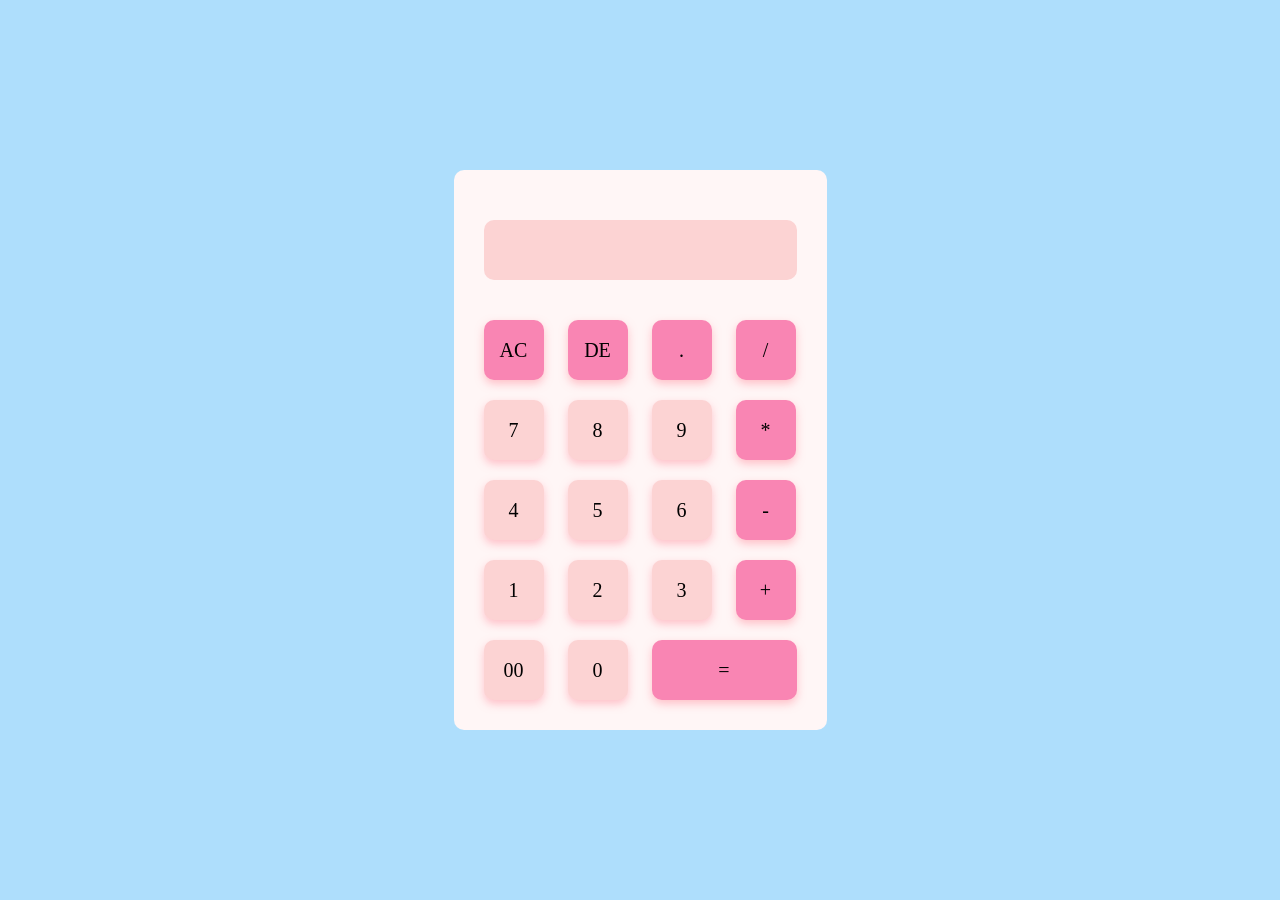
<file: Calculator/index.html>
<!DOCTYPE html>
<html lang="en">
<head>
    <meta charset="UTF-8">
    <meta name="viewport" content="width=device-width, initial-scale=1.0">
    <title>Calculator Using JavaScript</title>
    <link rel="stylesheet" href="style.css">
</head>
<body>
    <div class="container">
        <div class="calculator">
            <form>
                <div class="display">
                    <input type="text" name="display">
                </div>
                <div>
                    <input type="button" value="AC" onclick="display.value = '' " class="operator">
                    <input type="button" value="DE" onclick="display.value = display.value.toString().slice(0,-1)" class="operator">
                    <input type="button" value="." onclick="display.value += '.' " class="operator">
                    <input type="button" value="/" onclick="display.value += '/' " class="operator">
                </div>
                <div>
                    <input type="button" value="7" onclick="display.value += '7' ">
                    <input type="button" value="8" onclick="display.value += '8' ">
                    <input type="button" value="9" onclick="display.value += '9' ">
                    <input type="button" value="*" onclick="display.value += '*' " class="operator">
                </div>
                <div>
                    <input type="button" value="4" onclick="display.value += '4' ">
                    <input type="button" value="5" onclick="display.value += '5' ">
                    <input type="button" value="6" onclick="display.value += '6' ">
                    <input type="button" value="-" onclick="display.value += '-' " class="operator">
                </div>
                <div>
                    <input type="button" value="1" onclick="display.value += '1' ">
                    <input type="button" value="2" onclick="display.value += '2' ">
                    <input type="button" value="3" onclick="display.value += '3' ">
                    <input type="button" value="+" onclick="display.value += '+' " class="operator">
                </div>
                <div>
                    <input type="button" value="00" onclick="display.value += '00' ">
                    <input type="button" value="0" onclick="display.value += '0' ">
                    <input type="button" value="=" onclick="display.value= eval(display.value)" class="equal operator">
                </div>
            </form>
        </div>
    </div>
</body>
</html>
</file>
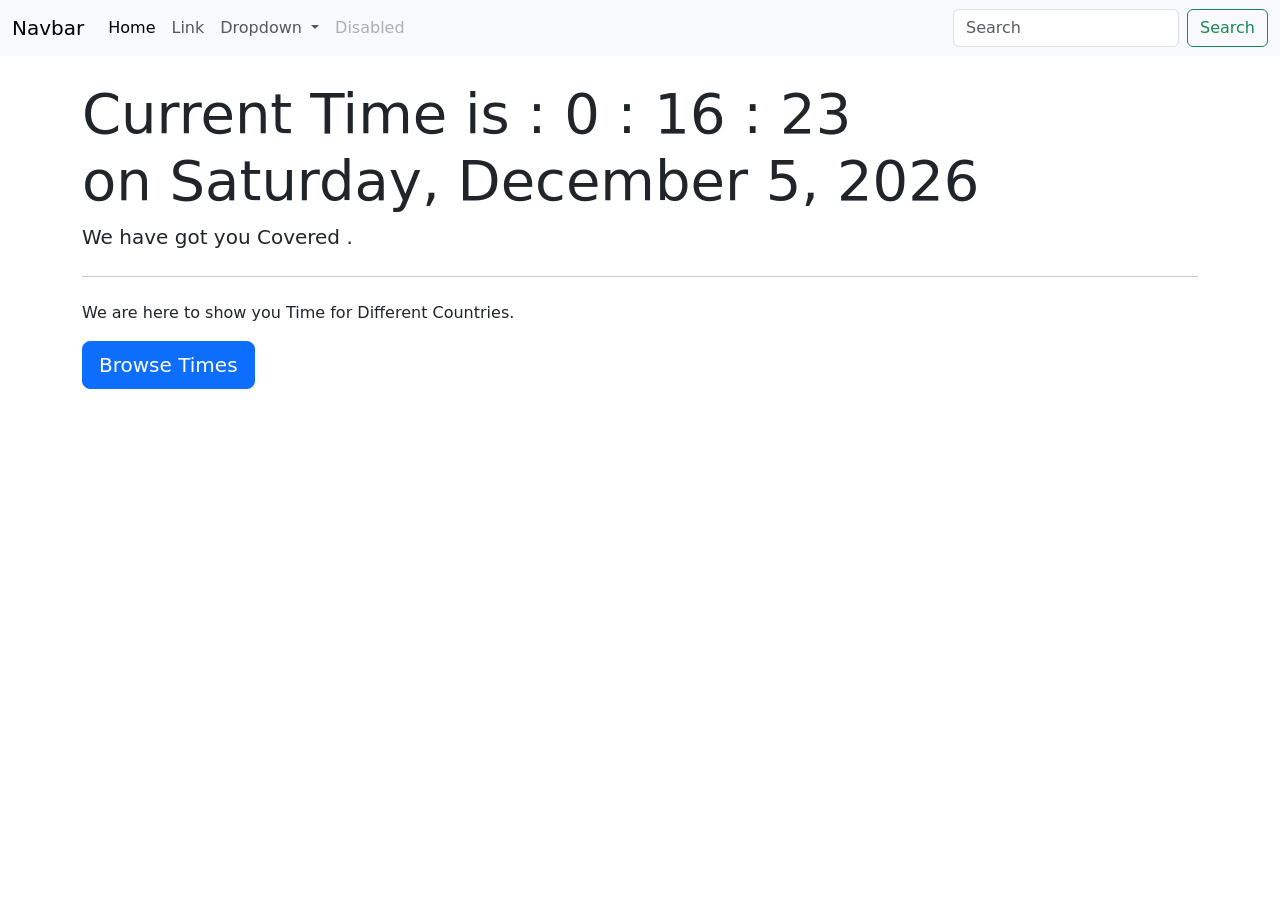
<file: clock/index.html>
<!doctype html>
<html lang="en">
  <head>
    <meta charset="utf-8">
    <meta name="viewport" content="width=device-width, initial-scale=1">
    <title>Clock</title>
    <link href="https://cdn.jsdelivr.net/npm/bootstrap@5.3.3/dist/css/bootstrap.min.css" rel="stylesheet" integrity="sha384-QWTKZyjpPEjISv5WaRU9OFeRpok6YctnYmDr5pNlyT2bRjXh0JMhjY6hW+ALEwIH" crossorigin="anonymous">
    <script>
        let a;
        let time;
        let date;
        const options ={weekday:'long',year:'numeric',month:'long',day:'numeric'};
        setInterval(() =>{
        a = new Date();
        date = a.toLocaleDateString(undefined,options);
        time = a.getHours() +" : "+a.getMinutes()+" : "+a.getSeconds();
        document.getElementById('time').innerHTML = time + "<br> on " + date;  
        },1000)   
    </script>
  </head>
  <body>
    <nav class="navbar navbar-expand-lg bg-body-tertiary">
        <div class="container-fluid">
          <a class="navbar-brand" href="#">Navbar</a>
          <button class="navbar-toggler" type="button" data-bs-toggle="collapse" data-bs-target="#navbarSupportedContent" aria-controls="navbarSupportedContent" aria-expanded="false" aria-label="Toggle navigation">
            <span class="navbar-toggler-icon"></span>
          </button>
          <div class="collapse navbar-collapse" id="navbarSupportedContent">
            <ul class="navbar-nav me-auto mb-2 mb-lg-0">
              <li class="nav-item">
                <a class="nav-link active" aria-current="page" href="#">Home</a>
              </li>
              <li class="nav-item">
                <a class="nav-link" href="#">Link</a>
              </li>
              <li class="nav-item dropdown">
                <a class="nav-link dropdown-toggle" href="#" role="button" data-bs-toggle="dropdown" aria-expanded="false">
                  Dropdown
                </a>
                <ul class="dropdown-menu">
                  <li><a class="dropdown-item" href="#">Action</a></li>
                  <li><a class="dropdown-item" href="#">Another action</a></li>
                  <li><hr class="dropdown-divider"></li>
                  <li><a class="dropdown-item" href="#">Something else here</a></li>
                </ul>
              </li>
              <li class="nav-item">
                <a class="nav-link disabled" aria-disabled="true">Disabled</a>
              </li>
            </ul>
            <form class="d-flex" role="search">
              <input class="form-control me-2" type="search" placeholder="Search" aria-label="Search">
              <button class="btn btn-outline-success" type="submit">Search</button>
            </form>
          </div>
        </div>
      </nav>
      <div class="container my-4">
        <div class="jumbotron">
            <h1 class="display-4">Current Time is : <spam id="time"></spam></h1>
            <p class="lead">We have got you Covered .</p>
            <hr class="my-4">
            <p>We are here to show you Time for Different Countries.</p>
            <p class="lead">
              <a class="btn btn-primary btn-lg" href="#" role="button">Browse Times</a>
            </p>
          </div>
      </div>
    <script src="https://cdn.jsdelivr.net/npm/bootstrap@5.3.3/dist/js/bootstrap.bundle.min.js" integrity="sha384-YvpcrYf0tY3lHB60NNkmXc5s9fDVZLESaAA55NDzOxhy9GkcIdslK1eN7N6jIeHz" crossorigin="anonymous"></script>
  </body>
</html>
</file>
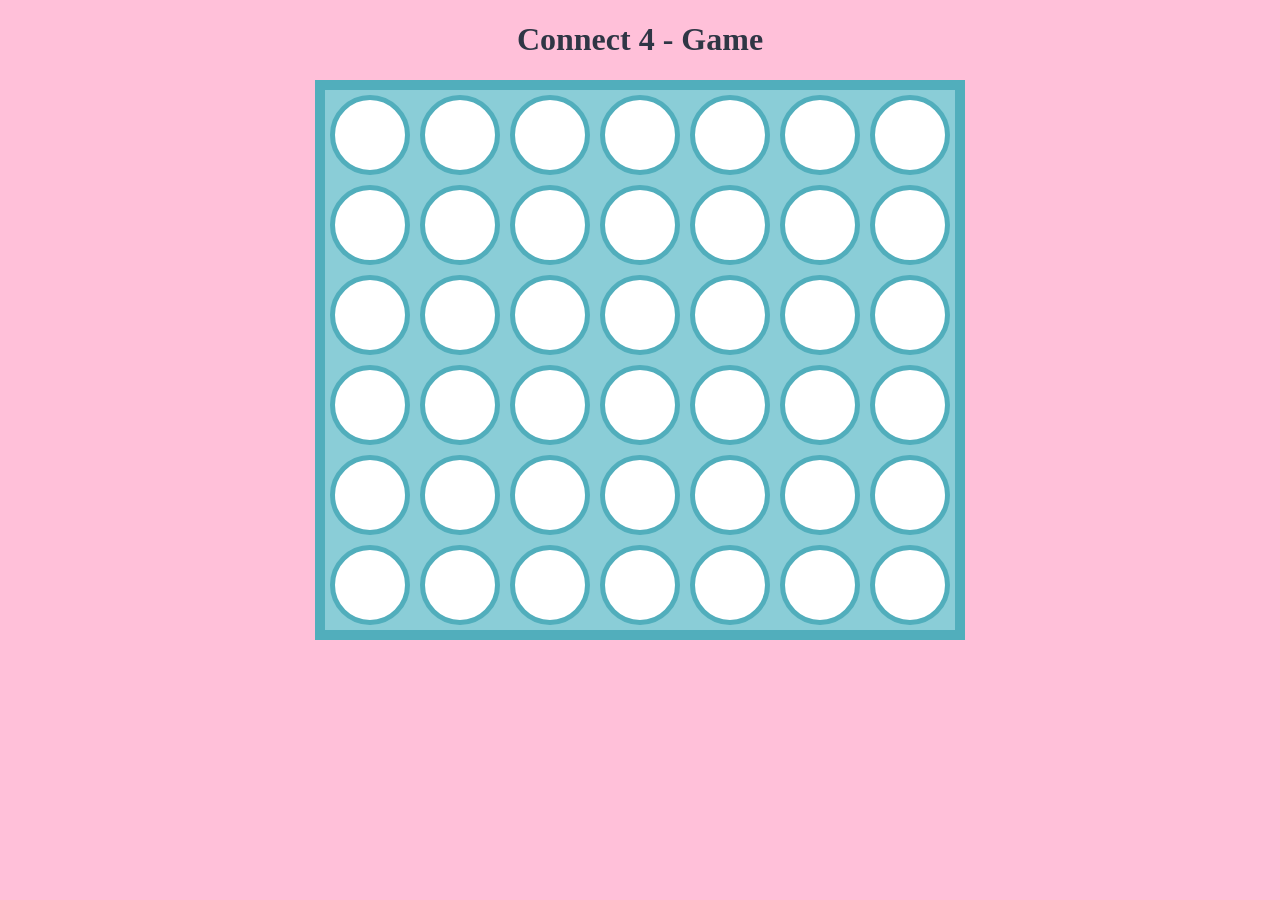
<file: Connect4Game/Index.html>
<!DOCTYPE html>
<html lang="en">
<head>
    <meta charset="UTF-8">
    <meta name="viewport" content="width=device-width, initial-scale=1.0">
    <title>Connect 4</title>
    <link rel="stylesheet" href="Connect.css">
    <script src="Connect.js"></script>
</head>
<body>
    <h1>Connect 4 - Game</h1>
    <h2 id="winner"></h2>
    <div id="board"></div>
</body>
</html>
</file>
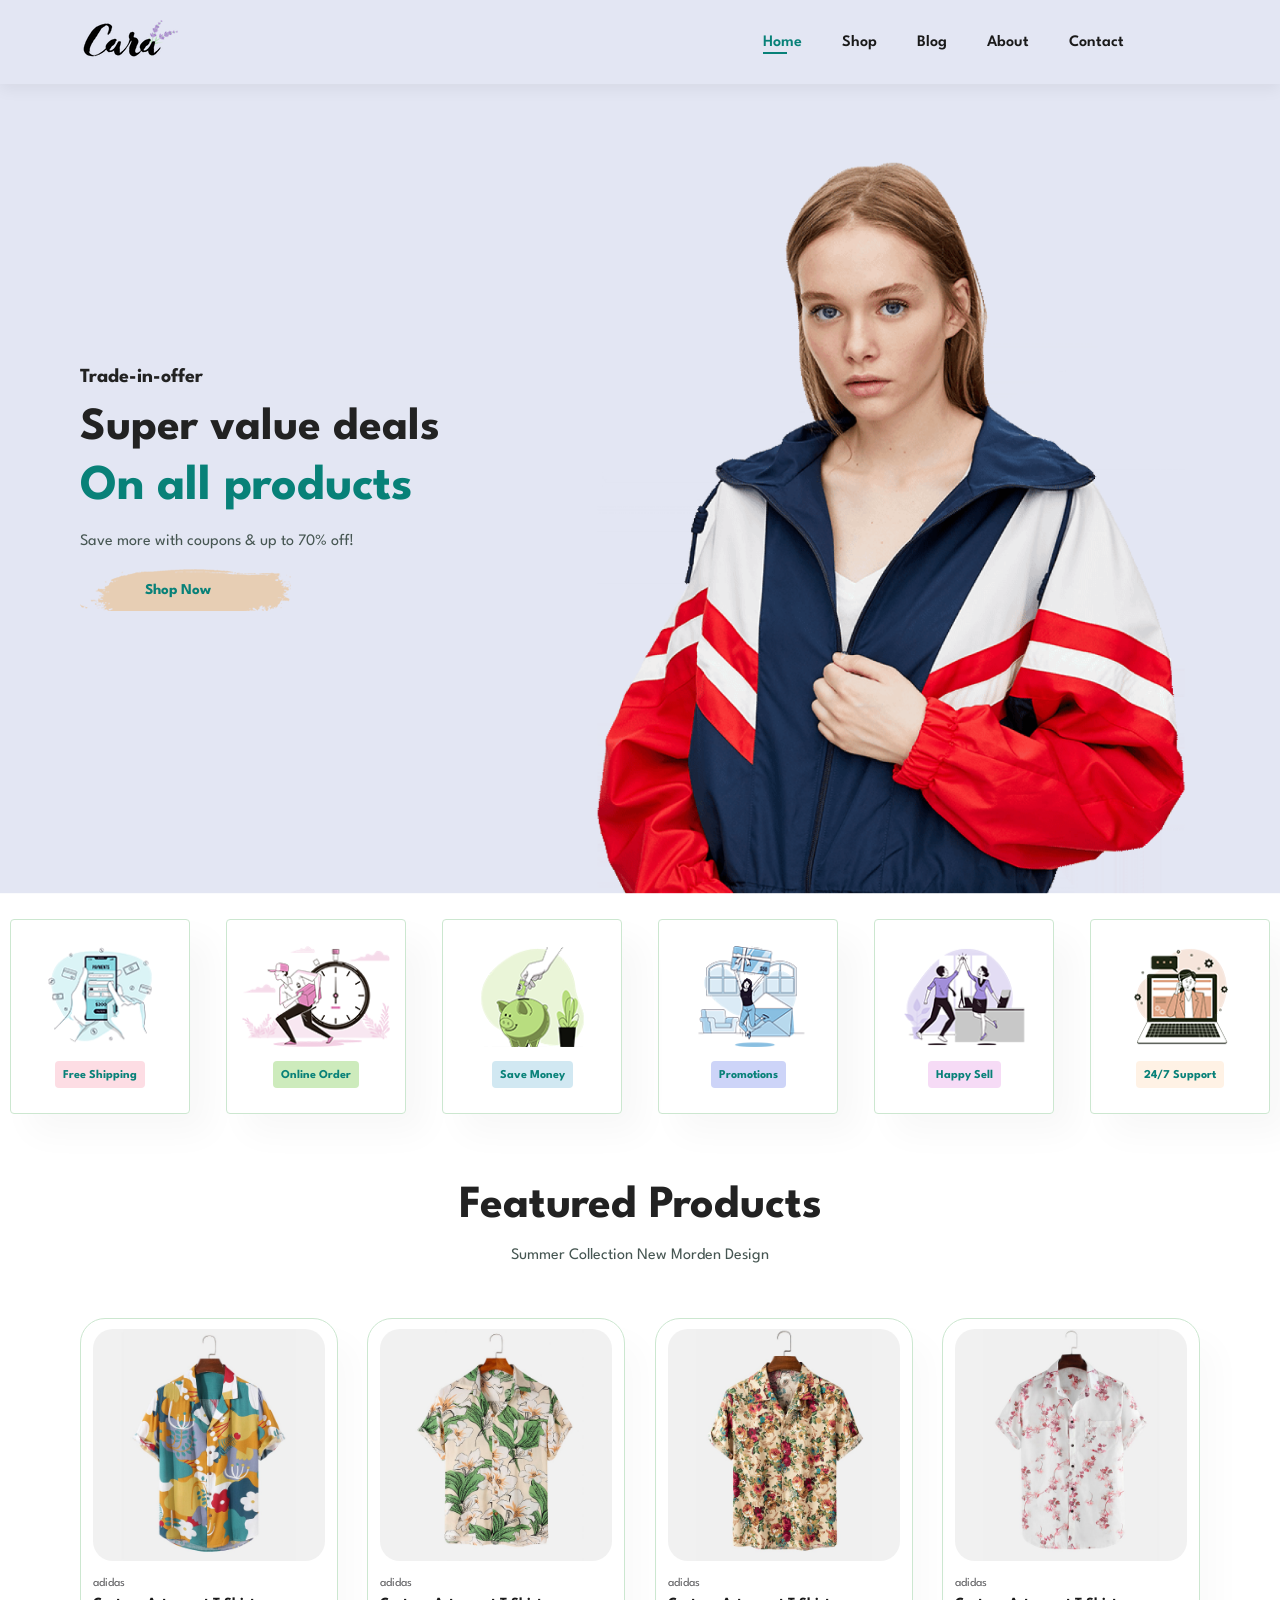
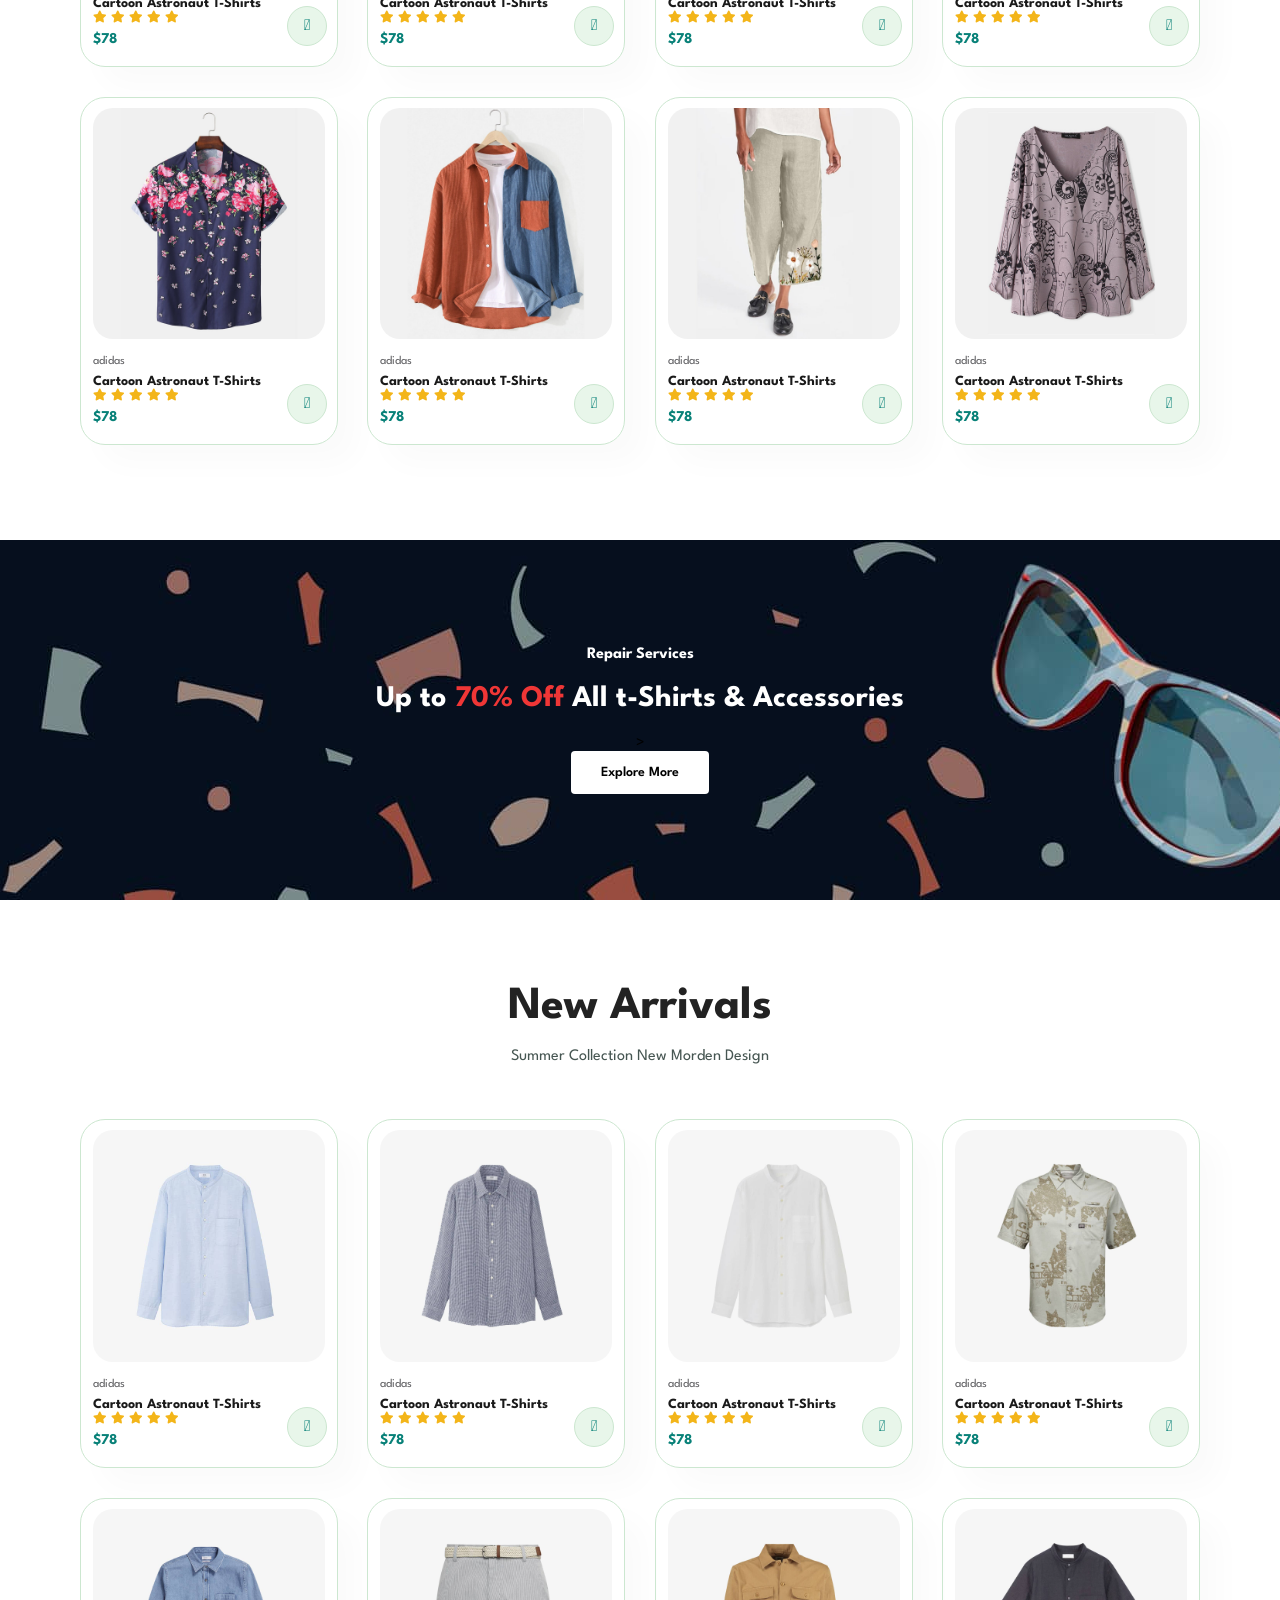
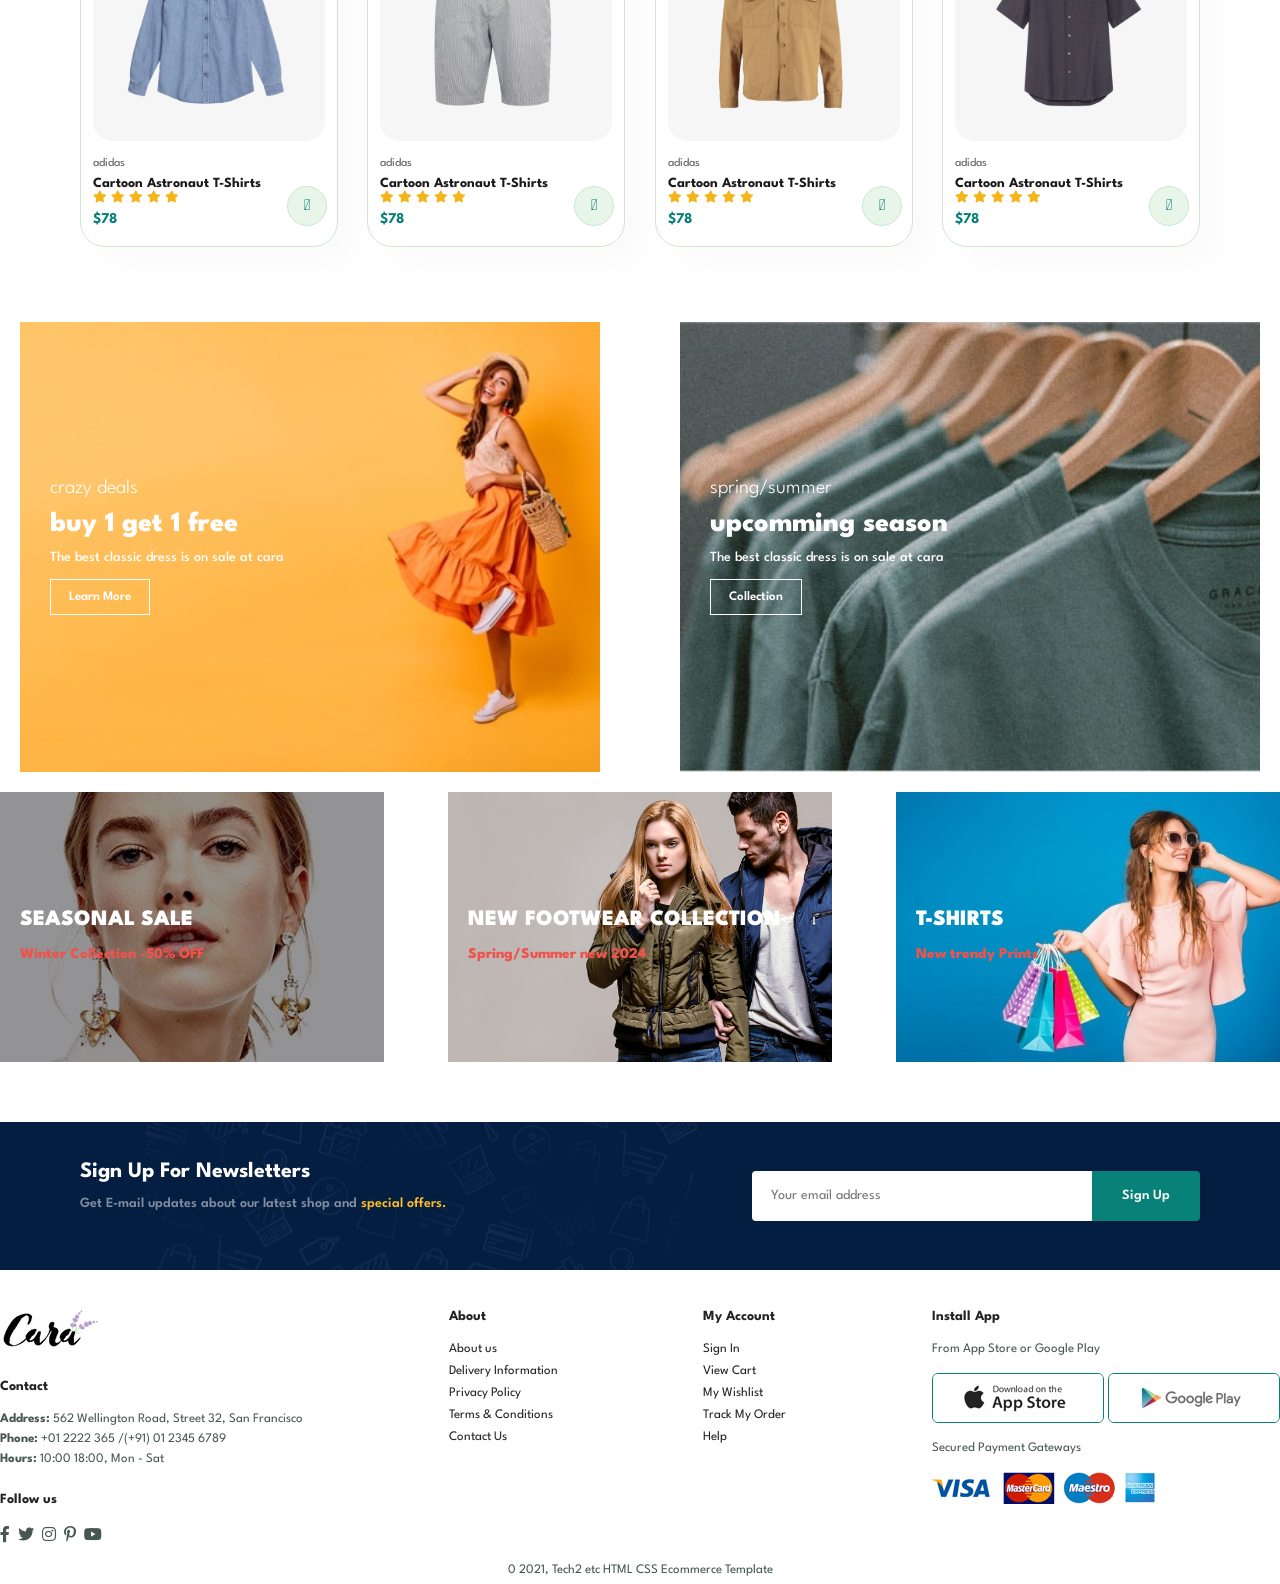
<file: ECommerceWeb/index.html>
<!DOCTYPE html>
<html lang="en">
<head>
    <meta charset="UTF-8">
    <meta http-equiv="X-UA-Compatible" content="IE=edge">
    <meta name="viewport" content="width=device-width, initial-scale=1.0">
    <title>ECommerce Website</title>
    <link rel="stylesheet" href="https://pro.fontawesome.com/releases/v5.10.0/css/all.css" />
    <link rel="stylesheet" href="style.css">
</head>
<body>
    <section id="header">
        <a href="#"><img src="img/logo.png" class="logo" alt=""></a>
        <div>
            <ul id="navbar">
                 <li><a class="active" href="index.html">Home</a></li>
                 <li><a href="shop.html">Shop</a></li>
                 <li><a href="blog.html">Blog</a></li>
                 <li><a href="about.html">About</a></li>
                 <li><a href="contact.html">Contact</a></li>
                 <li id="lg-bag"><a href="cart.html"><i class="far fa-shopping-bag"></i></a></li>
                 <a href="#" id="close"><i class="far fa-times"></i></a>
            </ul>
        </div>
        <div id="mobile">
            <a href="cart.html"><i class="far fa-shopping-bag"></i></a>
            <i id="bar" class="fas fa-outdent"></i>
        </div>
    </section>
    <section id="hero">
        <h4>Trade-in-offer</h4>
        <h2>Super value deals</h2>
        <h1>On all products</h1>
        <p>Save more with coupons & up to 70% off! </p>
        <button>Shop Now</button>
    </section>
      <section id="feature" class="section-p1">
        <div class="fe-box">
            <img src="img/features/f1.png" alt="">
            <h6>Free Shipping</h6>
        </div>
        <div class="fe-box">
            <img src="img/features/f2.png" alt="">
            <h6>Online Order</h6>
        </div>
        <div class="fe-box">
            <img src="img/features/f3.png" alt="">
            <h6>Save Money</h6>
        </div>
        <div class="fe-box">
            <img src="img/features/f4.png" alt="">
            <h6>Promotions</h6>
        </div>
        <div class="fe-box">
            <img src="img/features/f5.png" alt="">
            <h6>Happy Sell</h6>
        </div>
        <div class="fe-box">
            <img src="img/features/f6.png" alt="">
            <h6>24/7 Support</h6>
        </div>
     </section>
    </section>
    <section id="product1" class="section-p1">
       <h2>Featured Products</h2>
       <p>Summer Collection New Morden Design</p>
       <div class="pro-container">
         <div class="pro">
           <img src="img/product/f1.jpg" alt="">
           <div class="des">
                <span>adidas</span>
                <h5>Cartoon Astronaut T-Shirts</h5>
                <div class="star">
                    <i class="fas fa-star"></i>
                    <i class="fas fa-star"></i>
                    <i class="fas fa-star"></i>
                    <i class="fas fa-star"></i>
                    <i class="fas fa-star"></i>
                </div>
                <h4>$78</h4>
            </div>
            <a href="#"><i class="fal fa-shopping-cart cart"></i></a>
        </div>
        <div class="pro">
            <img src="img/product/f2.jpg" alt="">
            <div class="des">
                 <span>adidas</span>
                 <h5>Cartoon Astronaut T-Shirts</h5>
                 <div class="star">
                     <i class="fas fa-star"></i>
                     <i class="fas fa-star"></i>
                     <i class="fas fa-star"></i>
                     <i class="fas fa-star"></i>
                     <i class="fas fa-star"></i>
                 </div>
                 <h4>$78</h4>
             </div>
             <a href="#"><i class="fal fa-shopping-cart cart"></i></a>
         </div>
         <div class="pro">
            <img src="img/product/f3.jpg" alt="">
            <div class="des">
                 <span>adidas</span>
                 <h5>Cartoon Astronaut T-Shirts</h5>
                 <div class="star">
                     <i class="fas fa-star"></i>
                     <i class="fas fa-star"></i>
                     <i class="fas fa-star"></i>
                     <i class="fas fa-star"></i>
                     <i class="fas fa-star"></i>
                 </div>
                 <h4>$78</h4>
             </div>
             <a href="#"><i class="fal fa-shopping-cart cart"></i></a>
         </div>
         <div class="pro">
            <img src="img/product/f4.jpg" alt="">
            <div class="des">
                 <span>adidas</span>
                 <h5>Cartoon Astronaut T-Shirts</h5>
                 <div class="star">
                     <i class="fas fa-star"></i>
                     <i class="fas fa-star"></i>
                     <i class="fas fa-star"></i>
                     <i class="fas fa-star"></i>
                     <i class="fas fa-star"></i>
                 </div>
                 <h4>$78</h4>
             </div>
             <a href="#"><i class="fal fa-shopping-cart cart"></i></a>
         </div>
         <div class="pro">
            <img src="img/product/f5.jpg" alt="">
            <div class="des">
                 <span>adidas</span>
                 <h5>Cartoon Astronaut T-Shirts</h5>
                 <div class="star">
                     <i class="fas fa-star"></i>
                     <i class="fas fa-star"></i>
                     <i class="fas fa-star"></i>
                     <i class="fas fa-star"></i>
                     <i class="fas fa-star"></i>
                 </div>
                 <h4>$78</h4>
             </div>
             <a href="#"><i class="fal fa-shopping-cart cart"></i></a>
         </div>
         <div class="pro">
            <img src="img/product/f6.jpg" alt="">
            <div class="des">
                 <span>adidas</span>
                 <h5>Cartoon Astronaut T-Shirts</h5>
                 <div class="star">
                     <i class="fas fa-star"></i>
                     <i class="fas fa-star"></i>
                     <i class="fas fa-star"></i>
                     <i class="fas fa-star"></i>
                     <i class="fas fa-star"></i>
                 </div>
                 <h4>$78</h4>
             </div>
             <a href="#"><i class="fal fa-shopping-cart cart"></i></a>
         </div>
         <div class="pro">
            <img src="img/product/f7.jpg" alt="">
            <div class="des">
                 <span>adidas</span>
                 <h5>Cartoon Astronaut T-Shirts</h5>
                 <div class="star">
                     <i class="fas fa-star"></i>
                     <i class="fas fa-star"></i>
                     <i class="fas fa-star"></i>
                     <i class="fas fa-star"></i>
                     <i class="fas fa-star"></i>
                 </div>
                 <h4>$78</h4>
             </div>
             <a href="#"><i class="fal fa-shopping-cart cart"></i></a>
         </div>
         <div class="pro">
            <img src="img/product/f8.jpg" alt="">
            <div class="des">
                 <span>adidas</span>
                 <h5>Cartoon Astronaut T-Shirts</h5>
                 <div class="star">
                     <i class="fas fa-star"></i>
                     <i class="fas fa-star"></i>
                     <i class="fas fa-star"></i>
                     <i class="fas fa-star"></i>
                     <i class="fas fa-star"></i>
                 </div>
                 <h4>$78</h4>
             </div>
             <a href="#"><i class="fal fa-shopping-cart cart"></i></a>
         </div>
     </div>
    </section>
    <section id="banner" class="section-m1">
        <h4>Repair Services </h4>
        <h2>Up to <span>70% Off</span> All t-Shirts & Accessories</h2>>
        <button class="normal">Explore More</button>
    </section>
    <section id="product1" class="section-p1">
        <h2>New Arrivals</h2>
        <p>Summer Collection New Morden Design</p>
        <div class="pro-container">
          <div class="pro">
            <img src="img/product/n1.jpg" alt="">
            <div class="des">
                 <span>adidas</span>
                 <h5>Cartoon Astronaut T-Shirts</h5>
                 <div class="star">
                     <i class="fas fa-star"></i>
                     <i class="fas fa-star"></i>
                     <i class="fas fa-star"></i>
                     <i class="fas fa-star"></i>
                     <i class="fas fa-star"></i>
                 </div>
                 <h4>$78</h4>
             </div>
             <a href="#"><i class="fal fa-shopping-cart cart"></i></a>
         </div>
         <div class="pro">
             <img src="img/product/n2.jpg" alt="">
             <div class="des">
                  <span>adidas</span>
                  <h5>Cartoon Astronaut T-Shirts</h5>
                  <div class="star">
                      <i class="fas fa-star"></i>
                      <i class="fas fa-star"></i>
                      <i class="fas fa-star"></i>
                      <i class="fas fa-star"></i>
                      <i class="fas fa-star"></i>
                  </div>
                  <h4>$78</h4>
              </div>
              <a href="#"><i class="fal fa-shopping-cart cart"></i></a>
          </div>
          <div class="pro">
             <img src="img/product/n3.jpg" alt="">
             <div class="des">
                  <span>adidas</span>
                  <h5>Cartoon Astronaut T-Shirts</h5>
                  <div class="star">
                      <i class="fas fa-star"></i>
                      <i class="fas fa-star"></i>
                      <i class="fas fa-star"></i>
                      <i class="fas fa-star"></i>
                      <i class="fas fa-star"></i>
                  </div>
                  <h4>$78</h4>
              </div>
              <a href="#"><i class="fal fa-shopping-cart cart"></i></a>
          </div>
          <div class="pro">
             <img src="img/product/n4.jpg" alt="">
             <div class="des">
                  <span>adidas</span>
                  <h5>Cartoon Astronaut T-Shirts</h5>
                  <div class="star">
                      <i class="fas fa-star"></i>
                      <i class="fas fa-star"></i>
                      <i class="fas fa-star"></i>
                      <i class="fas fa-star"></i>
                      <i class="fas fa-star"></i>
                  </div>
                  <h4>$78</h4>
              </div>
              <a href="#"><i class="fal fa-shopping-cart cart"></i></a>
          </div>
          <div class="pro">
             <img src="img/product/n5.jpg" alt="">
             <div class="des">
                  <span>adidas</span>
                  <h5>Cartoon Astronaut T-Shirts</h5>
                  <div class="star">
                      <i class="fas fa-star"></i>
                      <i class="fas fa-star"></i>
                      <i class="fas fa-star"></i>
                      <i class="fas fa-star"></i>
                      <i class="fas fa-star"></i>
                  </div>
                  <h4>$78</h4>
              </div>
              <a href="#"><i class="fal fa-shopping-cart cart"></i></a>
          </div>
          <div class="pro">
             <img src="img/product/n6.jpg" alt="">
             <div class="des">
                  <span>adidas</span>
                  <h5>Cartoon Astronaut T-Shirts</h5>
                  <div class="star">
                      <i class="fas fa-star"></i>
                      <i class="fas fa-star"></i>
                      <i class="fas fa-star"></i>
                      <i class="fas fa-star"></i>
                      <i class="fas fa-star"></i>
                  </div>
                  <h4>$78</h4>
              </div>
              <a href="#"><i class="fal fa-shopping-cart cart"></i></a>
          </div>
          <div class="pro">
             <img src="img/product/n7.jpg" alt="">
             <div class="des">
                  <span>adidas</span>
                  <h5>Cartoon Astronaut T-Shirts</h5>
                  <div class="star">
                      <i class="fas fa-star"></i>
                      <i class="fas fa-star"></i>
                      <i class="fas fa-star"></i>
                      <i class="fas fa-star"></i>
                      <i class="fas fa-star"></i>
                  </div>
                  <h4>$78</h4>
              </div>
              <a href="#"><i class="fal fa-shopping-cart cart"></i></a>
          </div>
          <div class="pro">
             <img src="img/product/n8.jpg" alt="">
             <div class="des">
                  <span>adidas</span>
                  <h5>Cartoon Astronaut T-Shirts</h5>
                  <div class="star">
                      <i class="fas fa-star"></i>
                      <i class="fas fa-star"></i>
                      <i class="fas fa-star"></i>
                      <i class="fas fa-star"></i>
                      <i class="fas fa-star"></i>
                  </div>
                  <h4>$78</h4>
              </div>
              <a href="#"><i class="fal fa-shopping-cart cart"></i></a>
          </div>
      </div>
     </section>
     <section id="sm-banner" class="section-p1">
        <div class="banner-box">
          <h4>crazy deals</h4>
          <h2>buy 1 get 1 free</h2>
          <span>The best classic dress is on sale at cara</span>
          <button class="white">Learn More</button>
        </div>
        <div class="banner-box banner-box2">
            <h4>spring/summer</h4>
            <h2>upcomming season</h2>
            <span>The best classic dress is on sale at cara</span>
            <button class="white">Collection</button>
          </div>
     </section>
     <section id="banner3">
        <div class="banner-box">
          <h2>SEASONAL SALE</h2>
          <h3>Winter Collection -50% OFF</h3>
        </div>
        <div class="banner-box banner-box2">
            <h2>NEW FOOTWEAR COLLECTION</h2>
            <h3>Spring/Summer new 2024</h3>
          </div>
          <div class="banner-box banner-box3">
            <h2>T-SHIRTS</h2>
            <h3>New trendy Prints</h3>
          </div>
    </section> 
    <section id="newsletter" class="section-p1 section-m1">
        <div class="newstext">
            <h4>Sign Up For Newsletters</h4>
            <p>Get E-mail updates about our latest shop and <span>special offers.</span>
            </p>
         </div>
         <div class="form">
            <input type="text" placeholder="Your email address">
            <button class="normal">Sign Up</button>
         </div>
    </section>
    <footer class="section-pl">
      <div class="col">
          <img class="logo" src="img/logo.png" alt="">
          <h4>Contact</h4>
          <p><strong>Address: </strong> 562 Wellington Road, Street 32, San Francisco</p>
          <p><strong>Phone:</strong> +01 2222 365 /(+91) 01 2345 6789</p>
          <p><strong>Hours:</strong> 10:00 18:00, Mon - Sat</p>
          <div class="follow">
             <h4>Follow us</h4>
              <div class="icon">
                   <i class="fab fa-facebook-f"></i>
                   <i class="fab fa-twitter"></i>
                   <i class="fab fa-instagram"></i> <i class="fab fa-pinterest-p"></i>
                   <i class="fab fa-youtube"></i>
              </div>
            </div>
        </div>
        <div class="col">
            <h4>About</h4>
            <a href="#">About us</a>
            <a href="#">Delivery Information</a>
            <a href="#">Privacy Policy</a>
            <a href="#">Terms & Conditions</a>
            <a href="#">Contact Us</a> 
        </div>
        <div class="col">
            <h4>My Account</h4>
            <a href="#">Sign In</a>
            <a href="#">View Cart</a>
            <a href="#">My Wishlist</a>
            <a href="#">Track My Order</a>
            <a href="#">Help</a>
         </div>
         <div class="col install">
            <h4>Install App</h4>
            <p>From App Store or Google Play</p>
            <div class="row">
              <img src="img/pay/app.jpg" alt="">
              <img src="img/pay/play.jpg" alt="">
            </div>
            <p>Secured Payment Gateways </p>
            <img src="img/pay/pay.png" alt="">
        </div>
        <div class="copyright">
            <p>0 2021, Tech2 etc HTML CSS Ecommerce Template</p>
        </div>
     </footer>


    <script src="script.js"></script>
</body>
</html>
</file>
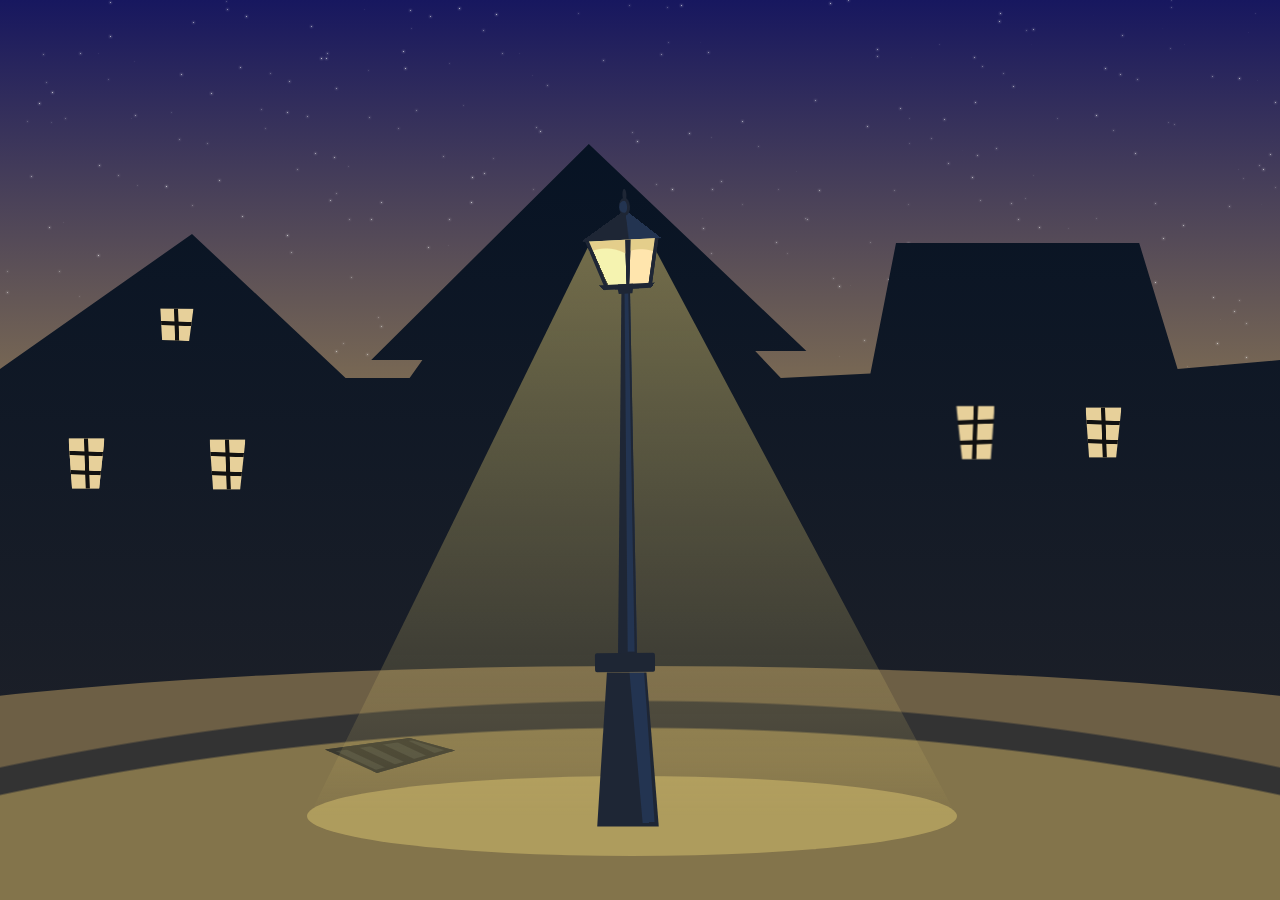
<file: StreetLight/index.html>
<!DOCTYPE html>
<html>
  <head>
    <meta charset="UTF-8"/>
    <meta name="viewport" content="width=device-width, initial-scale=1.0" />
    <title>Interactive Street Lamp</title>
    <link rel="stylesheet" href="style.css">
  </head>
  <body>
    <input type="checkbox" name="btn" id="btn" checked>
<div class="content">
	<div class="buildings">
		<div class="window"></div>
		<div class="window"></div>
		<div class="window"></div>
		<div class="window"></div>
		<div class="window"></div>
		<div class="window"></div>
	</div>
	<div class="ground">
		<div class="sewer"></div>
	</div>
	<div class="streetlamp">
		<div class="base"></div>
		<div class="basetop"></div>
		<div class="pole"></div>
		<div class="poletop"></div>
		<div class="head">
			<label for="btn"></label>
			<div class="top"></div>
			<div class="glass"></div>
			<div class="bot"></div>
		</div>
		<div class="light"></div>
		<div class="ground-light"></div>
	</div>
</div>
  </body>
</html>
</file>
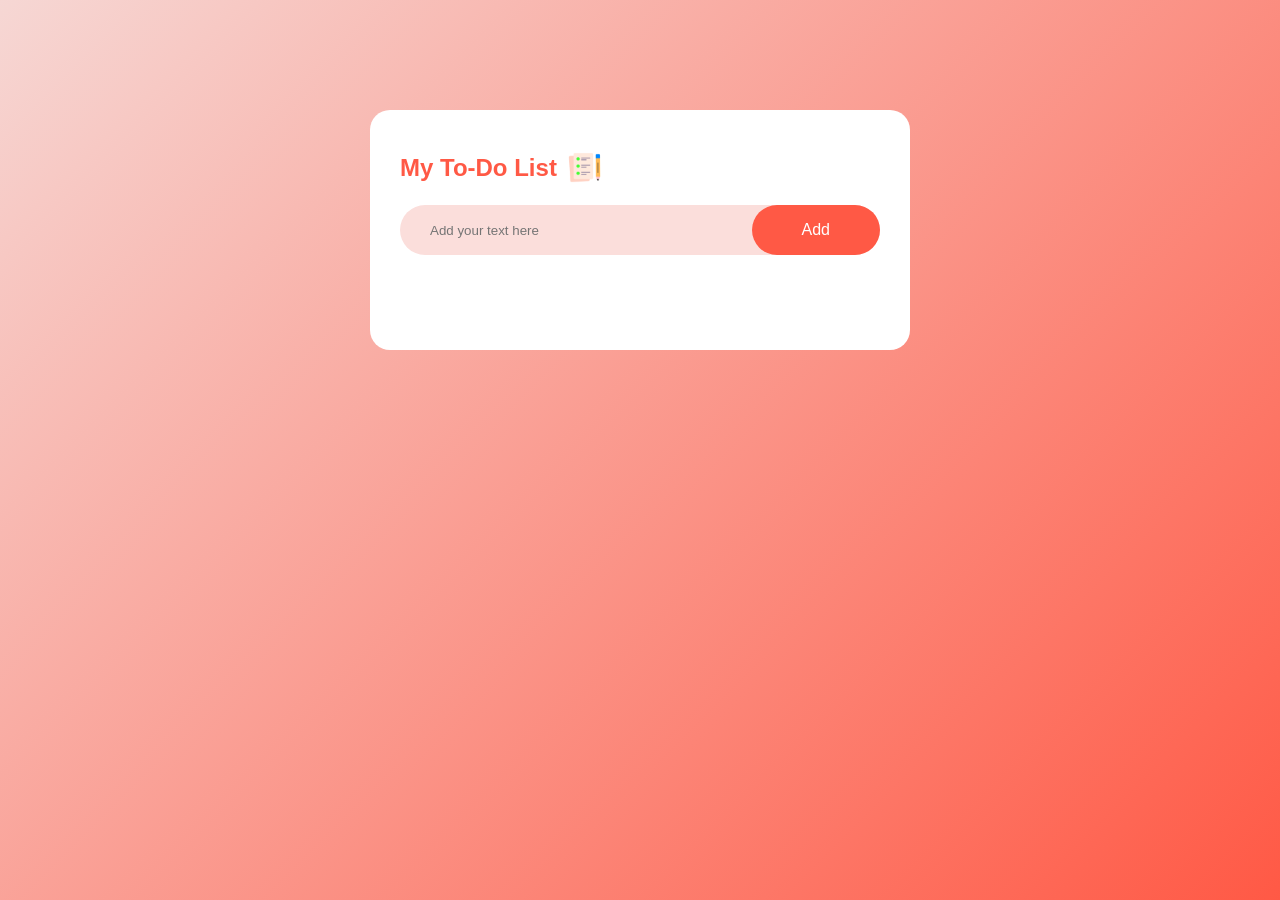
<file: To-Do-List/index.html>
<!DOCTYPE html>
<html lang="en">
<head>
    <meta charset="UTF-8">
    <meta name="viewport" content="width=device-width, initial-scale=1.0">
    <title>To-Do List</title>
    <link rel="stylesheet" href="style.css">
</head>
<body>
    <div class="container">
        <div class="todo-app">
            <h2>My To-Do List <img src="images/icon.png"> </h2>
            <div class="row">
                <input type="text" id="input-box" placeholder="Add your text here">
                <button onclick="addTask()">Add</button>
            </div>
            <ul id="list-container">
                <!-- <li class="checked">Task 1</li> -->
                <!-- <li>Task 2</li>
                <li>Task 3</li>
                <li>Task 4</li> -->
            </ul>
        </div>
    </div>
    <script src="script.js"></script>
</body>
</html>
</file>
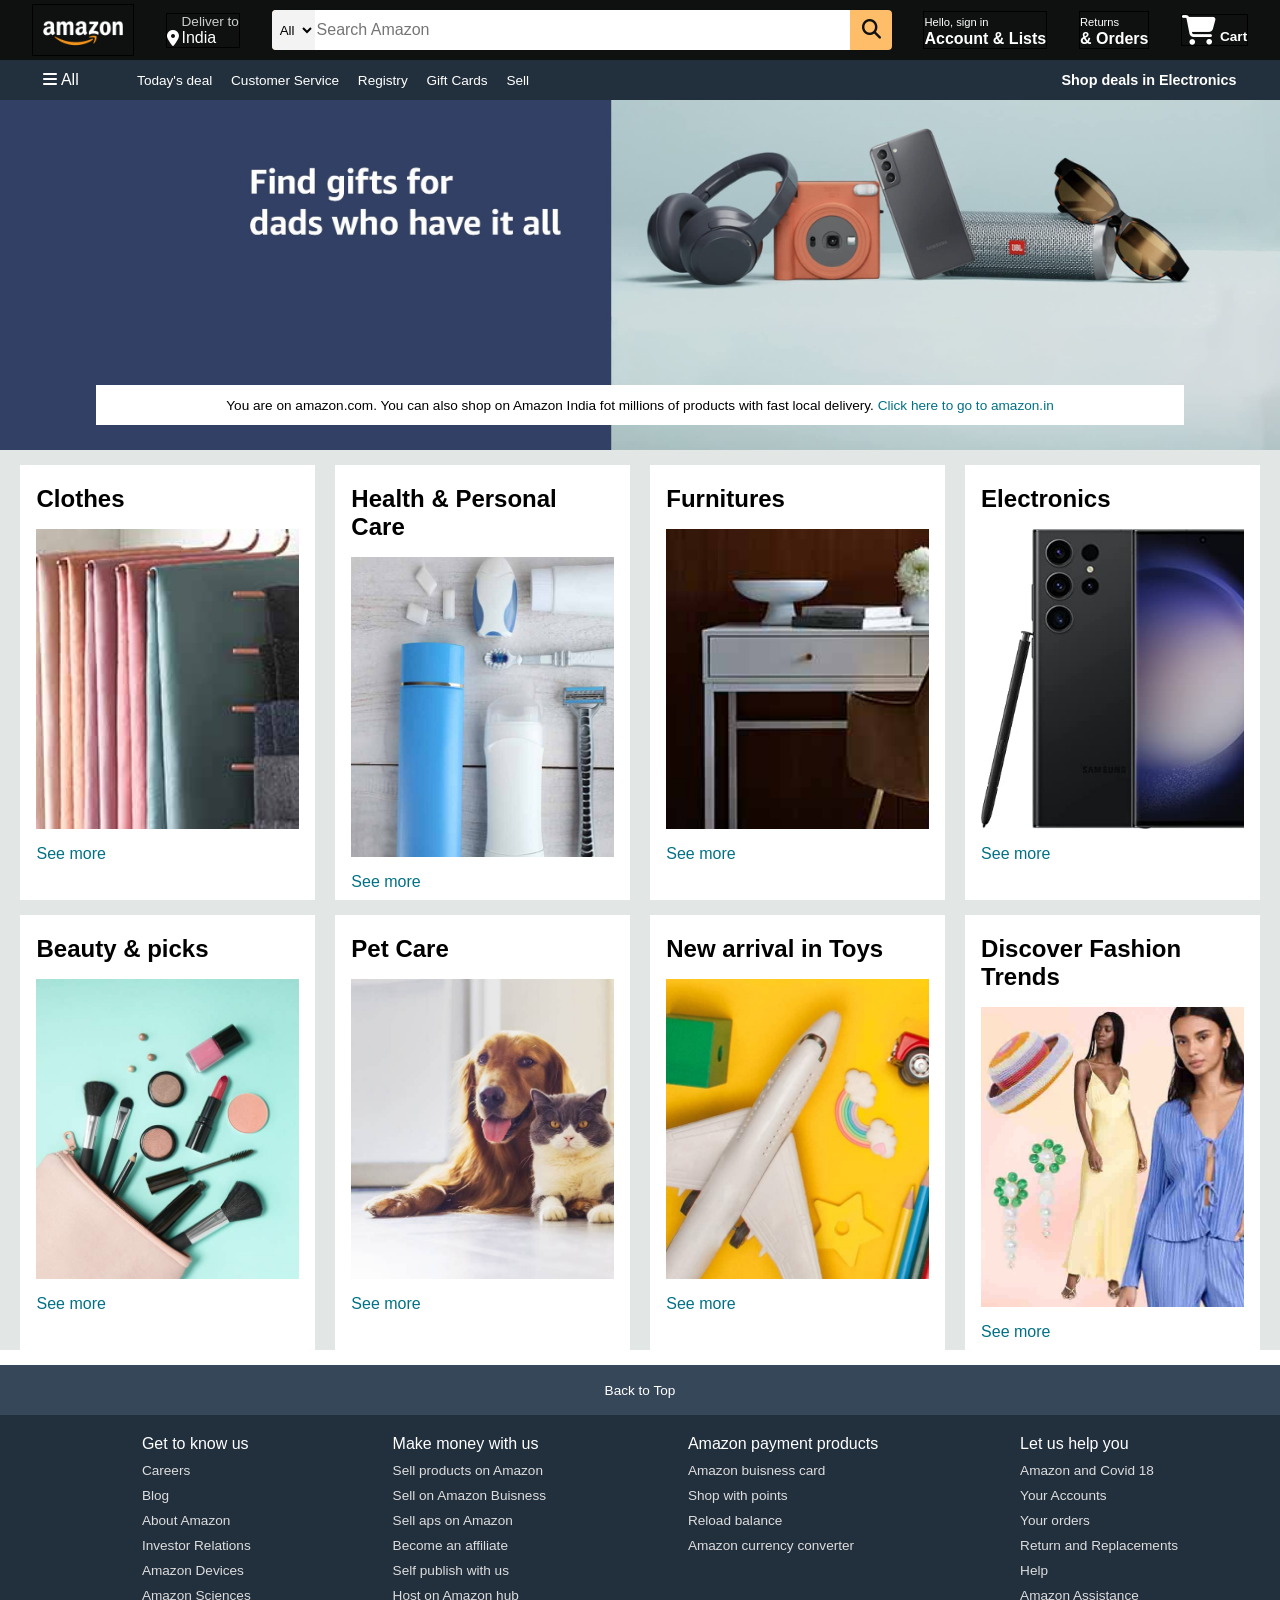
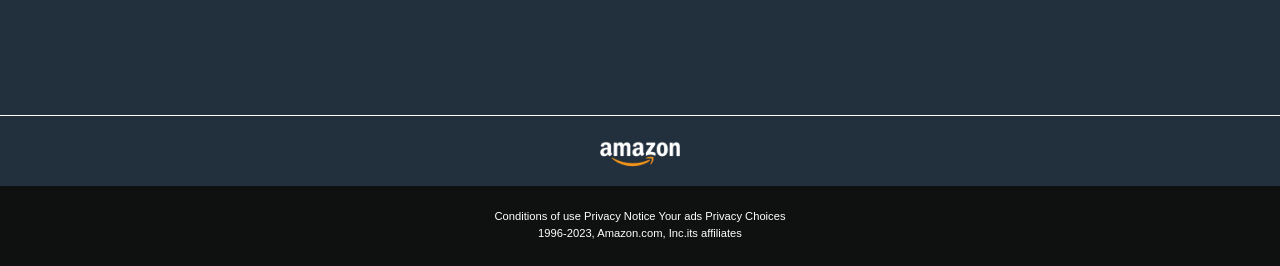
<file: amazon.project/index3.html>
<!DOCTYPE html>
<html lang="en">
<head>
    <meta charset="UTF-8">
    <meta name="viewport" content="width=device-width, initial-scale=1.0">
    <title>Amazon</title>
    <link rel="stylesheet" href="https://cdnjs.cloudflare.com/ajax/libs/font-awesome/6.4.0/css/all.min.css" integrity="sha512-iecdLmaskl7CVkqkXNQ/ZH/XLlvWZOJyj7Yy7tcenmpD1ypASozpmT/E0iPtmFIB46ZmdtAc9eNBvH0H/ZpiBw==" crossorigin="anonymous" referrerpolicy="no-referrer" /> 
    <link rel="stylesheet" href="style3.css" >
</head>
<body>
    <header>
        <div class="navbar">

          <div class="nav-logo border">
            <div class="logo"></div>
          </div>

          <div class="new-add border">
            <p class="add-first">Deliver to</p>
            <div class="add-icon">
                <i class="fa-solid fa-location-dot"></i>
                <p class="add-sec">India</p>
            </div>
           </div>

           <div class="nav-search">
            <select class="search-select">
                <option>All</option>
            </select>
            <input placeholder="Search Amazon" class="search-input">
            <div class="search-icon">
                <i class="fa-solid fa-magnifying-glass"></i>
            </div>
           </div>

           <div class="nav-signin border">
            <p><span>Hello, sign in</span></p>
            <p class="nav-sec"> Account & Lists</p>
           </div>

           <div class="nav-signin border">
            <p><span>Returns</span></p>
            <p class="nav-sec">& Orders</p>
           </div>

           <div class="nav-cart border">
            <i class="fa-solid fa-cart-shopping"></i>
            Cart
           </div>
        </div>

        <div class="panel">
            <div class="panel-all ">
                <i class="fa-solid fa-bars"></i>
                All
            </div>
            <div class="panel-ops ">
                <p >Today's deal</p>
                <p >Customer Service</p>
                <p >Registry</p>
                <p >Gift Cards</p>
                <p >Sell</p>
            </div>
            <div class="panel-deals">
              Shop deals in Electronics
            </div>
        </div>
    </header>
    <div class="hero-sec">
        <div class="hero-meg">
            <p>You are on amazon.com. You can also shop on Amazon India fot millions of products with fast local delivery.<a> Click here to go to amazon.in</a></p>
        </div>
    </div>
    
    <div class="shop-sec">
        <div class="box">
            <div class="box-content">
            <h2>Clothes</h2>
            <div class="box-img" style="background-image: url('box1_image.jpg');"></div>
            <p>See more</p>
            </div>
        </div>
        <div class="box">
            <div class="box-content">
                <h2>Health & Personal Care</h2>
                <div class="box-img" style="background-image: url('box2_image.jpg');"></div>
                <p>See more</p>
                </div>
        </div>
        <div class="box">
            <div class="box-content">
                <h2>Furnitures</h2>
                <div class="box-img" style="background-image: url('box3_image.jpg');"></div>
                <p>See more</p>
                </div>
        </div>
        <div class="box">
            <div class="box-content">
                <h2>Electronics</h2>
                <div class="box-img" style="background-image: url('box4_image.jpg');"></div>
                <p>See more</p>
                </div>
        </div>
        <div class="box">
            <div class="box-content">
            <h2>Beauty & picks</h2>
            <div class="box-img" style="background-image: url('box5_image.jpg');"></div>
            <p>See more</p>
            </div>
        </div>
        <div class="box">
            <div class="box-content">
                <h2>Pet Care</h2>
                <div class="box-img" style="background-image: url('box6_image.jpg');"></div>
                <p>See more</p>
                </div>
        </div>
        <div class="box">
            <div class="box-content">
                <h2>New arrival in Toys</h2>
                <div class="box-img" style="background-image: url('box7_image.jpg');"></div>
                <p>See more</p>
                </div>
        </div>
        <div class="box">
            <div class="box-content">
                <h2>Discover Fashion Trends</h2>
                <div class="box-img" style="background-image: url('box8_image.jpg');"></div>
                <p>See more</p>
                </div>
        </div>
    
    </div>
    <footer>
        <div class="foot-panel1">
            Back to Top
        </div>

        <div class="foot-panel2">
            <ul>
                <p>Get to know us</p>
                <a>Careers</a>
                <a>Blog</a>
                <a>About Amazon</a>
                <a>Investor Relations</a>
                <a>Amazon Devices</a>
                <a>Amazon Sciences</a>
            </ul>
            <ul>
                <p>Make money with us</p>
                <a>Sell products on Amazon</a>
                <a>Sell on Amazon Buisness</a>
                <a>Sell aps on Amazon</a>
                <a>Become an affiliate</a>
                <a>Self publish with us</a>
                <a>Host on Amazon hub</a>
            </ul>
            <ul>
                <p>Amazon payment products</p>
                <a>Amazon buisness card</a>
                <a>Shop with points</a>
                <a>Reload balance</a>
                <a>Amazon currency converter</a>
            </ul>
            <ul>
                <p>Let us help you</p>
                <a>Amazon and Covid 18</a>
                <a>Your Accounts</a>
                <a>Your orders</a>
                <a>Return and Replacements</a>
                <a>Help</a>
                <a>Amazon Assistance</a>
            </ul>
        </div>

        <div class="foot-panel3">
            <div class="logo"></div>
        </div>

        <div class="foot-panel4">
            <div class="pages">
                <a>Conditions of use</a>
                <a>Privacy Notice</a>
                <a>Your ads Privacy Choices</a>
            </div>
            <div class="copyright">
                1996-2023, Amazon.com, Inc.its affiliates
            </div>
        </div>


    </footer>
</body>
</html>
</file>
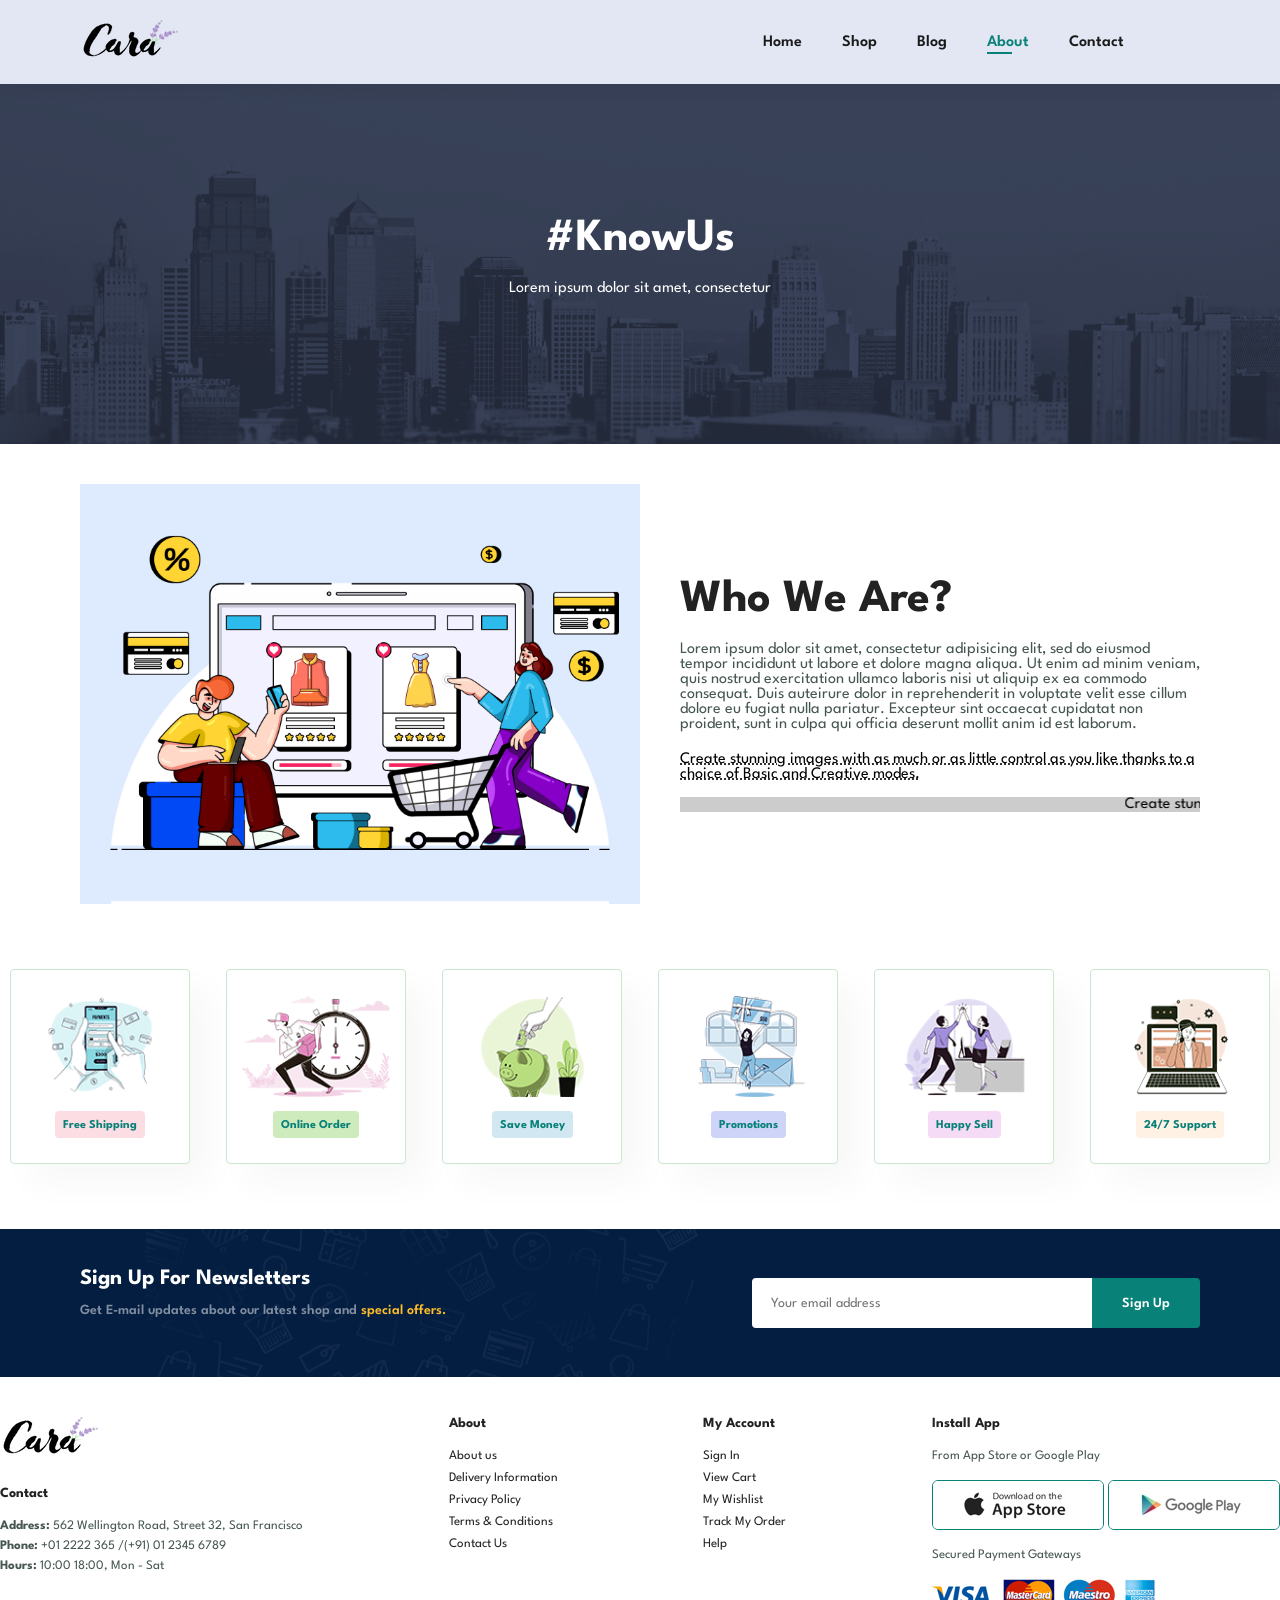
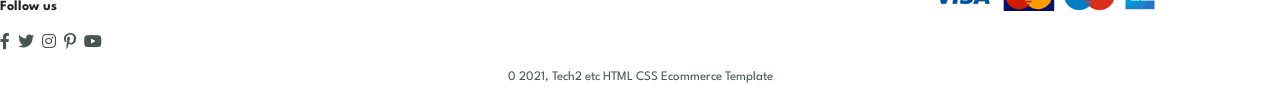
<file: ECommerceWeb/about.html>
<!DOCTYPE html>
<html lang="en">
<head>
    <meta charset="UTF-8">
    <meta http-equiv="X-UA-Compatible" content="IE=edge">
    <meta name="viewport" content="width=device-width, initial-scale=1.0">
    <title>ECommerce Website</title>
    <link rel="stylesheet" href="https://pro.fontawesome.com/releases/v5.10.0/css/all.css" />
    <link rel="stylesheet" href="style.css">
</head>
<body>
    <section id="header">
        <a href="#"><img src="img/logo.png" class="logo" alt=""></a>
        <div>
            <ul id="navbar">
                 <li><a href="index.html">Home</a></li>
                 <li><a href="shop.html">Shop</a></li>
                 <li><a href="blog.html">Blog</a></li>
                 <li><a class="active" href="about.html">About</a></li>
                 <li><a href="contact.html">Contact</a></li>
                 <li id="lg-bag"><a href="cart.html"><i class="far fa-shopping-bag"></i></a></li>
                 <a href="#" id="close"><i class="far fa-times"></i></a>
            </ul>
        </div>
        <div id="mobile">
            <a href="cart.html"><i class="far fa-shopping-bag"></i></a>
            <i id="bar" class="fas fa-outdent"></i>
        </div>
    </section>
    <section id="page-header" class="about-header">
        <h2>#KnowUs</h2>
        <p>Lorem ipsum dolor sit amet, consectetur</p>
    </section>
    <section id="about-head" class="section-p1">
        <img src="img/about/a6.jpg" alt="">
        <div>
            <h2>Who We Are?</h2>
            <p>Lorem ipsum dolor sit amet, consectetur adipisicing elit, sed do eiusmod tempor incididunt ut labore et dolore magna aliqua. Ut enim ad minim veniam, quis nostrud exercitation ullamco laboris nisi ut aliquip ex ea commodo consequat. Duis auteirure dolor in reprehenderit in voluptate velit esse cillum dolore eu fugiat nulla pariatur. Excepteur sint occaecat cupidatat non proident, sunt in culpa qui officia deserunt mollit anim id est laborum.</p>
            <abbr title="">Create stunning images with as much or as little control as you like thanks to a choice of Basic and Creative modes.</abbr>
            <br><br>
            <marquee bgcolor="#ccc" loop="-1" scrollamount="5" width="100%">Create stunning images with as much or as little control as you like thanks to a choice of Basic and Creative modes.
            </marquee>
        </div>
    </section>
    <section id="feature" class="section-p1">
        <div class="fe-box">
            <img src="img/features/f1.png" alt="">
            <h6>Free Shipping</h6>
        </div>
        <div class="fe-box">
            <img src="img/features/f2.png" alt="">
            <h6>Online Order</h6>
        </div>
        <div class="fe-box">
            <img src="img/features/f3.png" alt="">
            <h6>Save Money</h6>
        </div>
        <div class="fe-box">
            <img src="img/features/f4.png" alt="">
            <h6>Promotions</h6>
        </div>
        <div class="fe-box">
            <img src="img/features/f5.png" alt="">
            <h6>Happy Sell</h6>
        </div>
        <div class="fe-box">
            <img src="img/features/f6.png" alt="">
            <h6>24/7 Support</h6>
        </div>
     </section>
    <section id="newsletter" class="section-p1 section-m1">
        <div class="newstext">
            <h4>Sign Up For Newsletters</h4>
            <p>Get E-mail updates about our latest shop and <span>special offers.</span>
            </p>
         </div>
         <div class="form">
            <input type="text" placeholder="Your email address">
            <button class="normal">Sign Up</button>
         </div>
    </section>
    <footer class="section-pl">
      <div class="col">
          <img class="logo" src="img/logo.png" alt="">
          <h4>Contact</h4>
          <p><strong>Address: </strong> 562 Wellington Road, Street 32, San Francisco</p>
          <p><strong>Phone:</strong> +01 2222 365 /(+91) 01 2345 6789</p>
          <p><strong>Hours:</strong> 10:00 18:00, Mon - Sat</p>
          <div class="follow">
             <h4>Follow us</h4>
              <div class="icon">
                   <i class="fab fa-facebook-f"></i>
                   <i class="fab fa-twitter"></i>
                   <i class="fab fa-instagram"></i> <i class="fab fa-pinterest-p"></i>
                   <i class="fab fa-youtube"></i>
              </div>
            </div>
        </div>
        <div class="col">
            <h4>About</h4>
            <a href="#">About us</a>
            <a href="#">Delivery Information</a>
            <a href="#">Privacy Policy</a>
            <a href="#">Terms & Conditions</a>
            <a href="#">Contact Us</a> 
        </div>
        <div class="col">
            <h4>My Account</h4>
            <a href="#">Sign In</a>
            <a href="#">View Cart</a>
            <a href="#">My Wishlist</a>
            <a href="#">Track My Order</a>
            <a href="#">Help</a>
         </div>
         <div class="col install">
            <h4>Install App</h4>
            <p>From App Store or Google Play</p>
            <div class="row">
              <img src="img/pay/app.jpg" alt="">
              <img src="img/pay/play.jpg" alt="">
            </div>
            <p>Secured Payment Gateways </p>
            <img src="img/pay/pay.png" alt="">
        </div>
        <div class="copyright">
            <p>0 2021, Tech2 etc HTML CSS Ecommerce Template</p>
        </div>
     </footer>


    <script src="script.js"></script>
</body>
</html>
</file>
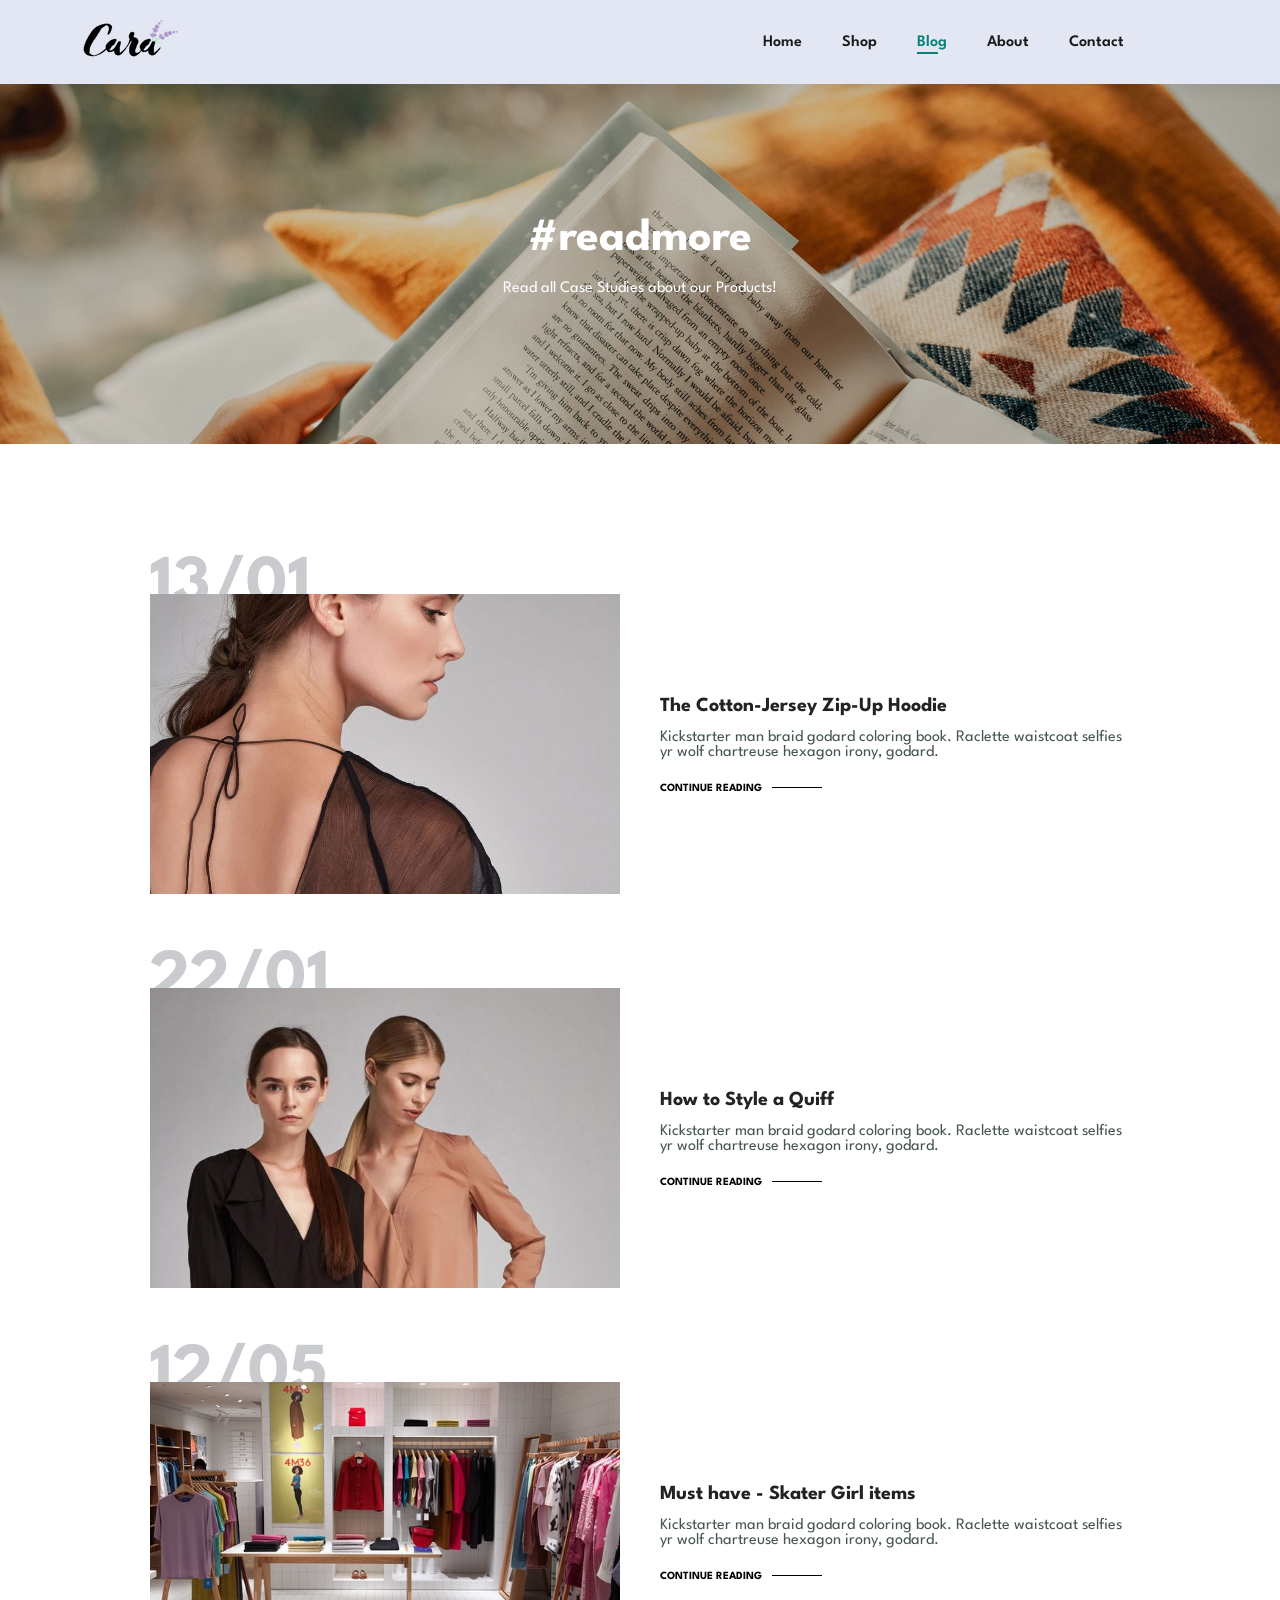
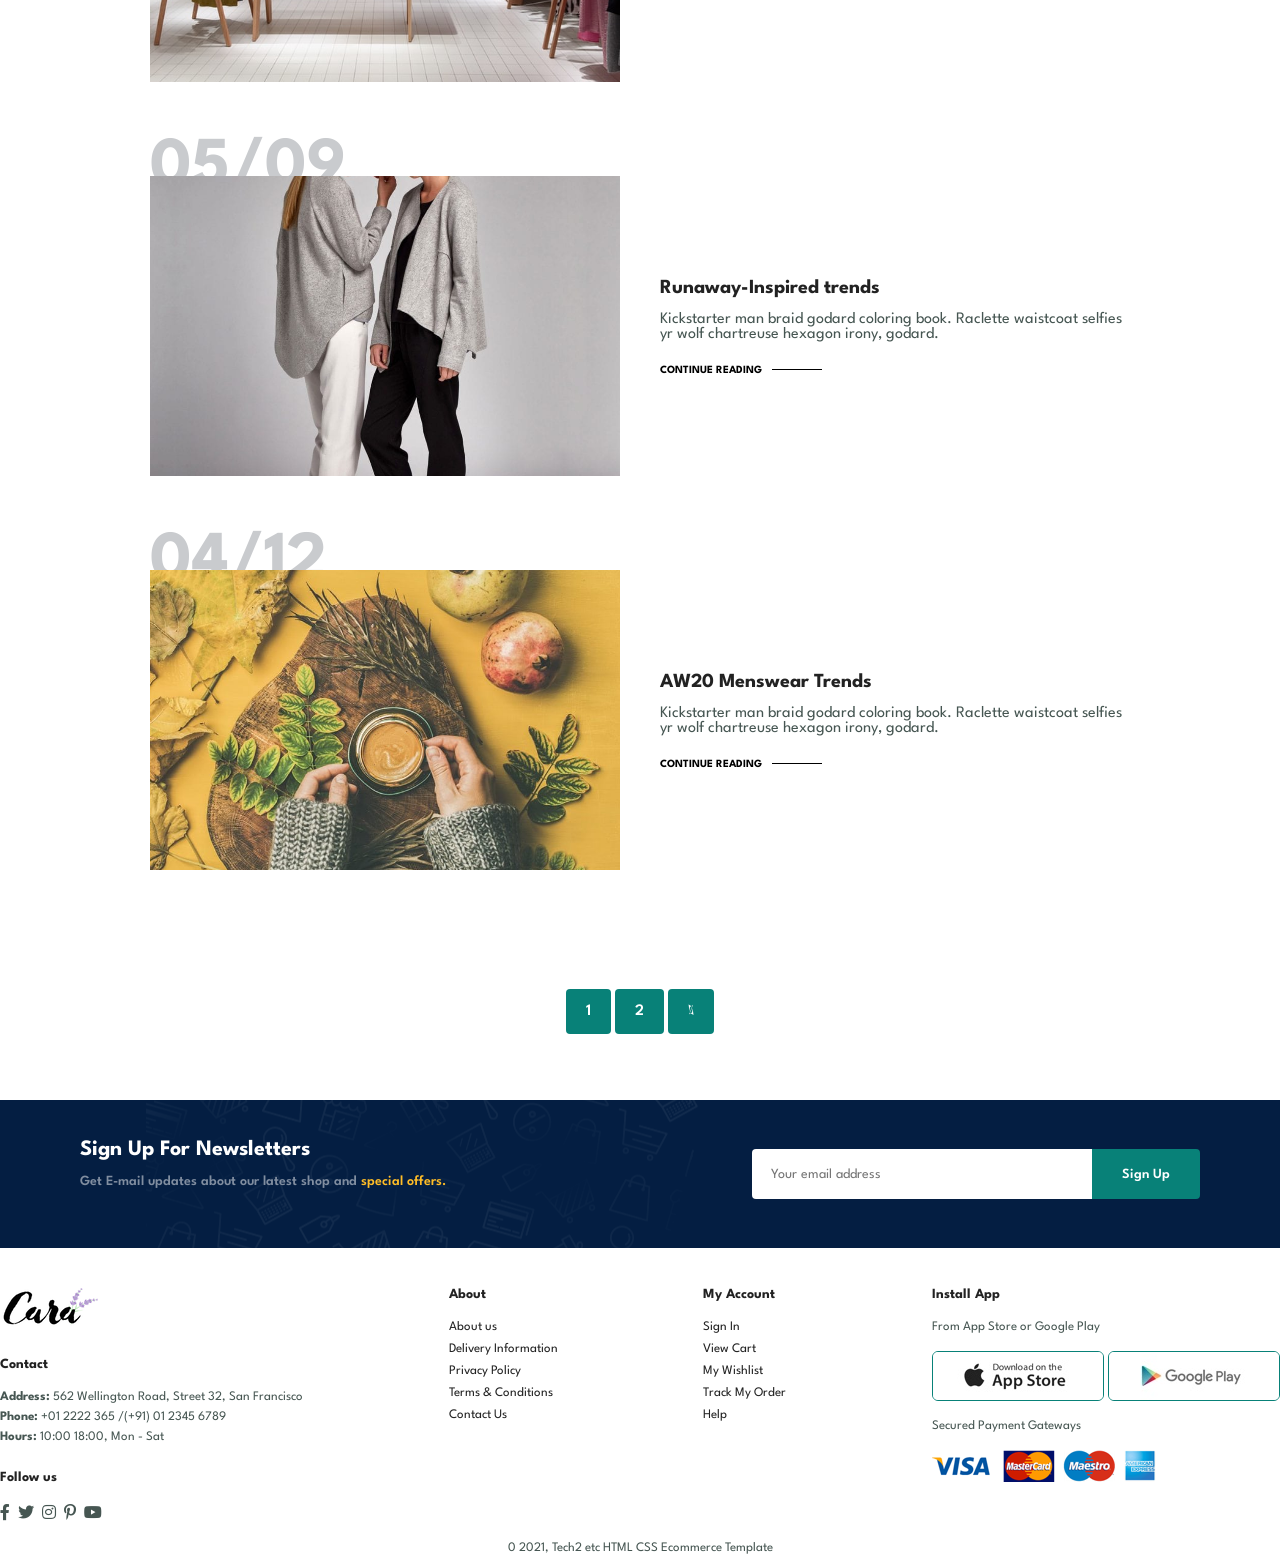
<file: ECommerceWeb/blog.html>
<!DOCTYPE html>
<html lang="en">
<head>
    <meta charset="UTF-8">
    <meta http-equiv="X-UA-Compatible" content="IE=edge">
    <meta name="viewport" content="width=device-width, initial-scale=1.0">
    <title>ECommerce Website</title>
    <link rel="stylesheet" href="https://pro.fontawesome.com/releases/v5.10.0/css/all.css" />
    <link rel="stylesheet" href="style.css">
</head>
<body>
    <section id="header">
        <a href="#"><img src="img/logo.png" class="logo" alt=""></a>
        <div>
            <ul id="navbar">
                 <li><a href="index.html">Home</a></li>
                 <li><a href="shop.html">Shop</a></li>
                 <li><a class="active" href="blog.html">Blog</a></li>
                 <li><a href="about.html">About</a></li>
                 <li><a href="contact.html">Contact</a></li>
                 <li id="lg-bag"><a href="cart.html"><i class="far fa-shopping-bag"></i></a></li>
                 <a href="#" id="close"><i class="far fa-times"></i></a>
            </ul>
        </div>
        <div id="mobile">
            <a href="cart.html"><i class="far fa-shopping-bag"></i></a>
            <i id="bar" class="fas fa-outdent"></i>
        </div>
    </section>
    <section id="page-header" class="blog-header">
        <h2>#readmore</h2>
        <p>Read all Case Studies about our Products!</p>
    </section>
    <section id="blog">
        <div class="blog-box">
            <div class="blog-img">
                <img src="img/blog/b1.jpg" alt="">
            </div>
            <div class="blog-details">
                <h4>The Cotton-Jersey Zip-Up Hoodie</h4>
                <p>Kickstarter man braid godard coloring book. Raclette waistcoat selfies yr wolf chartreuse hexagon irony, godard.</p>
                <a href="#">CONTINUE READING</a>
            </div>
            <h1>13/01</h1>
        </div>
        <div class="blog-box">
            <div class="blog-img">
                <img src="img/blog/b2.jpg" alt="">
            </div>
            <div class="blog-details">
                <h4>How to Style a Quiff</h4>
                <p>Kickstarter man braid godard coloring book. Raclette waistcoat selfies yr wolf chartreuse hexagon irony, godard.</p>
                <a href="#">CONTINUE READING</a>
            </div>
            <h1>22/01</h1>
        </div>
        <div class="blog-box">
            <div class="blog-img">
                <img src="img/blog/b3.jpg" alt="">
            </div>
            <div class="blog-details">
                <h4>Must have - Skater Girl items</h4>
                <p>Kickstarter man braid godard coloring book. Raclette waistcoat selfies yr wolf chartreuse hexagon irony, godard.</p>
                <a href="#">CONTINUE READING</a>
            </div>
            <h1>12/05</h1>
        </div>
        <div class="blog-box">
            <div class="blog-img">
                <img src="img/blog/b4.jpg" alt="">
            </div>
            <div class="blog-details">
                <h4>Runaway-Inspired trends</h4>
                <p>Kickstarter man braid godard coloring book. Raclette waistcoat selfies yr wolf chartreuse hexagon irony, godard.</p>
                <a href="#">CONTINUE READING</a>
            </div>
            <h1>05/09</h1>
        </div>
        <div class="blog-box">
            <div class="blog-img">
                <img src="img/blog/b6.jpg" alt="">
            </div>
            <div class="blog-details">
                <h4>AW20 Menswear Trends</h4>
                <p>Kickstarter man braid godard coloring book. Raclette waistcoat selfies yr wolf chartreuse hexagon irony, godard.</p>
                <a href="#">CONTINUE READING</a>
            </div>
            <h1>04/12</h1>
        </div>
    </section>  

     <section id="pagination" class="section-p1">
        <a href="#">1</a>
        <a href="#">2</a>
        <a href="#"><i class="fal fa-long-arrow-alt-right"></i></a>
     </section>
    <section id="newsletter" class="section-p1 section-m1">
        <div class="newstext">
            <h4>Sign Up For Newsletters</h4>
            <p>Get E-mail updates about our latest shop and <span>special offers.</span>
            </p>
         </div>
         <div class="form">
            <input type="text" placeholder="Your email address">
            <button class="normal">Sign Up</button>
         </div>
    </section>
    <footer class="section-pl">
      <div class="col">
          <img class="logo" src="img/logo.png" alt="">
          <h4>Contact</h4>
          <p><strong>Address: </strong> 562 Wellington Road, Street 32, San Francisco</p>
          <p><strong>Phone:</strong> +01 2222 365 /(+91) 01 2345 6789</p>
          <p><strong>Hours:</strong> 10:00 18:00, Mon - Sat</p>
          <div class="follow">
             <h4>Follow us</h4>
              <div class="icon">
                   <i class="fab fa-facebook-f"></i>
                   <i class="fab fa-twitter"></i>
                   <i class="fab fa-instagram"></i> <i class="fab fa-pinterest-p"></i>
                   <i class="fab fa-youtube"></i>
              </div>
            </div>
        </div>
        <div class="col">
            <h4>About</h4>
            <a href="#">About us</a>
            <a href="#">Delivery Information</a>
            <a href="#">Privacy Policy</a>
            <a href="#">Terms & Conditions</a>
            <a href="#">Contact Us</a> 
        </div>
        <div class="col">
            <h4>My Account</h4>
            <a href="#">Sign In</a>
            <a href="#">View Cart</a>
            <a href="#">My Wishlist</a>
            <a href="#">Track My Order</a>
            <a href="#">Help</a>
         </div>
         <div class="col install">
            <h4>Install App</h4>
            <p>From App Store or Google Play</p>
            <div class="row">
              <img src="img/pay/app.jpg" alt="">
              <img src="img/pay/play.jpg" alt="">
            </div>
            <p>Secured Payment Gateways </p>
            <img src="img/pay/pay.png" alt="">
        </div>
        <div class="copyright">
            <p>0 2021, Tech2 etc HTML CSS Ecommerce Template</p>
        </div>
     </footer>


    <script src="script.js"></script>
</body>
</html>
</file>
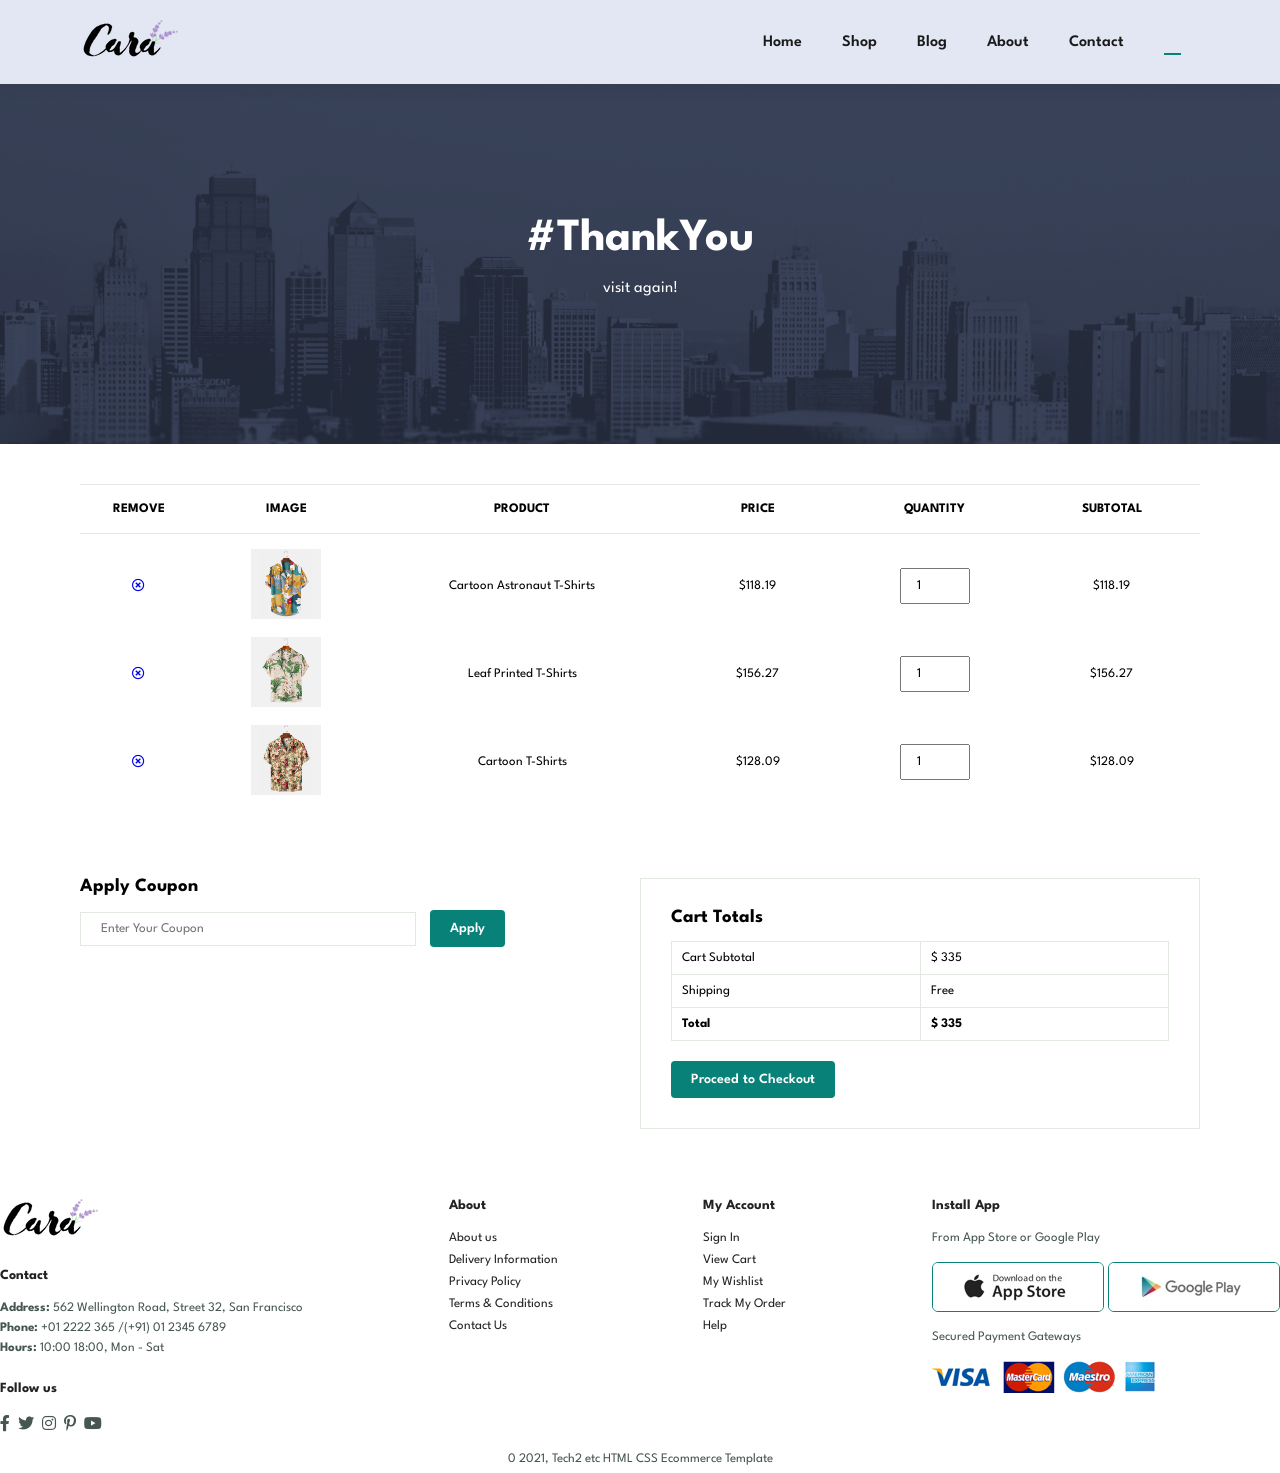
<file: ECommerceWeb/cart.html>
<!DOCTYPE html>
<html lang="en">
<head>
    <meta charset="UTF-8">
    <meta http-equiv="X-UA-Compatible" content="IE=edge">
    <meta name="viewport" content="width=device-width, initial-scale=1.0">
    <title>ECommerce Website</title>
    <link rel="stylesheet" href="https://pro.fontawesome.com/releases/v5.10.0/css/all.css" />
    <link rel="stylesheet" href="style.css">
</head>
<body>
    <section id="header">
        <a href="#"><img src="img/logo.png" class="logo" alt=""></a>
        <div>
            <ul id="navbar">
                 <li><a href="index.html">Home</a></li>
                 <li><a href="shop.html">Shop</a></li>
                 <li><a href="blog.html">Blog</a></li>
                 <li><a href="about.html">About</a></li>
                 <li><a  href="contact.html">Contact</a></li>
                 <li id="lg-bag"><a class="active" href="cart.html"><i class="far fa-shopping-bag active"></i></a></li>
                 <a href="#" id="close"><i class="far fa-times"></i></a>
            </ul>
        </div>
        <div id="mobile">
            <a href="cart.html"><i class="far fa-shopping-bag"></i></a>
            <i id="bar" class="fas fa-outdent"></i>
        </div>
    </section>
    <section id="page-header" class="about-header">
        <h2>#ThankYou</h2>
        <p>visit again!</p>
    </section>
    <section id="cart" class="section-p1">
        <table width="100%">
            <thead>
                <tr>
                    <td>Remove</td>
                    <td>Image</td>
                    <td>Product</td>
                    <td>Price</td>
                    <td>Quantity</td>
                    <td>Subtotal</td>
                 </tr>
             </thead>
             <tbody>
                <tr>
                    <td><a href="#"><i class="far fa-times-circle"></i></a></td>
                    <td><img src="img/product/f1.jpg" alt=""></td>
                    <td>Cartoon Astronaut T-Shirts</td>
                    <td>$118.19</td>
                    <td><input type="number" value="1"></td>
                    <td>$118.19</td>
                </tr>
                <tr>
                    <td><a href="#"><i class="far fa-times-circle"></i></a></td>
                    <td><img src="img/product/f2.jpg" alt=""></td>
                    <td>Leaf Printed T-Shirts</td>
                    <td>$156.27</td>
                    <td><input type="number" value="1"></td>
                    <td>$156.27</td>
                </tr>
                <tr>
                    <td><a href="#"><i class="far fa-times-circle"></i></a></td>
                    <td><img src="img/product/f3.jpg" alt=""></td>
                    <td>Cartoon T-Shirts</td>
                    <td>$128.09</td>
                    <td><input type="number" value="1"></td>
                    <td>$128.09</td>
                </tr>
            </tbody>
        </table>
    </section>
    <section id="cart-add" class="section-p1">
        <div id="coupon">
            <h3>Apply Coupon</h3>
            <div>
                <input type="text" placeholder="Enter Your Coupon">
                <button class="normal">Apply</button>
            </div>
        </div>

        <div id="subtotal">
            <h3>Cart Totals</h3>
            <table>
                <tr>
                    <td>Cart Subtotal</td>
                    <td>$ 335</td>
                </tr>
                <tr>
                    <td>Shipping</td>
                    <td>Free</td>
                </tr>
                <tr>
                    <td><strong>Total</strong></td>
                    <td><strong>$ 335</strong></td>
                </tr>
            </table>
            <button class="normal">Proceed to Checkout</button>
        </div>
    </section>
    
    <footer class="section-pl">
      <div class="col">
          <img class="logo" src="img/logo.png" alt="">
          <h4>Contact</h4>
          <p><strong>Address: </strong> 562 Wellington Road, Street 32, San Francisco</p>
          <p><strong>Phone:</strong> +01 2222 365 /(+91) 01 2345 6789</p>
          <p><strong>Hours:</strong> 10:00 18:00, Mon - Sat</p>
          <div class="follow">
             <h4>Follow us</h4>
              <div class="icon">
                   <i class="fab fa-facebook-f"></i>
                   <i class="fab fa-twitter"></i>
                   <i class="fab fa-instagram"></i> <i class="fab fa-pinterest-p"></i>
                   <i class="fab fa-youtube"></i>
              </div>
            </div>
        </div>
        <div class="col">
            <h4>About</h4>
            <a href="#">About us</a>
            <a href="#">Delivery Information</a>
            <a href="#">Privacy Policy</a>
            <a href="#">Terms & Conditions</a>
            <a href="#">Contact Us</a> 
        </div>
        <div class="col">
            <h4>My Account</h4>
            <a href="#">Sign In</a>
            <a href="#">View Cart</a>
            <a href="#">My Wishlist</a>
            <a href="#">Track My Order</a>
            <a href="#">Help</a>
         </div>
         <div class="col install">
            <h4>Install App</h4>
            <p>From App Store or Google Play</p>
            <div class="row">
              <img src="img/pay/app.jpg" alt="">
              <img src="img/pay/play.jpg" alt="">
            </div>
            <p>Secured Payment Gateways </p>
            <img src="img/pay/pay.png" alt="">
        </div>
        <div class="copyright">
            <p>0 2021, Tech2 etc HTML CSS Ecommerce Template</p>
        </div>
     </footer>


    <script src="script.js"></script>
</body>
</html>
</file>
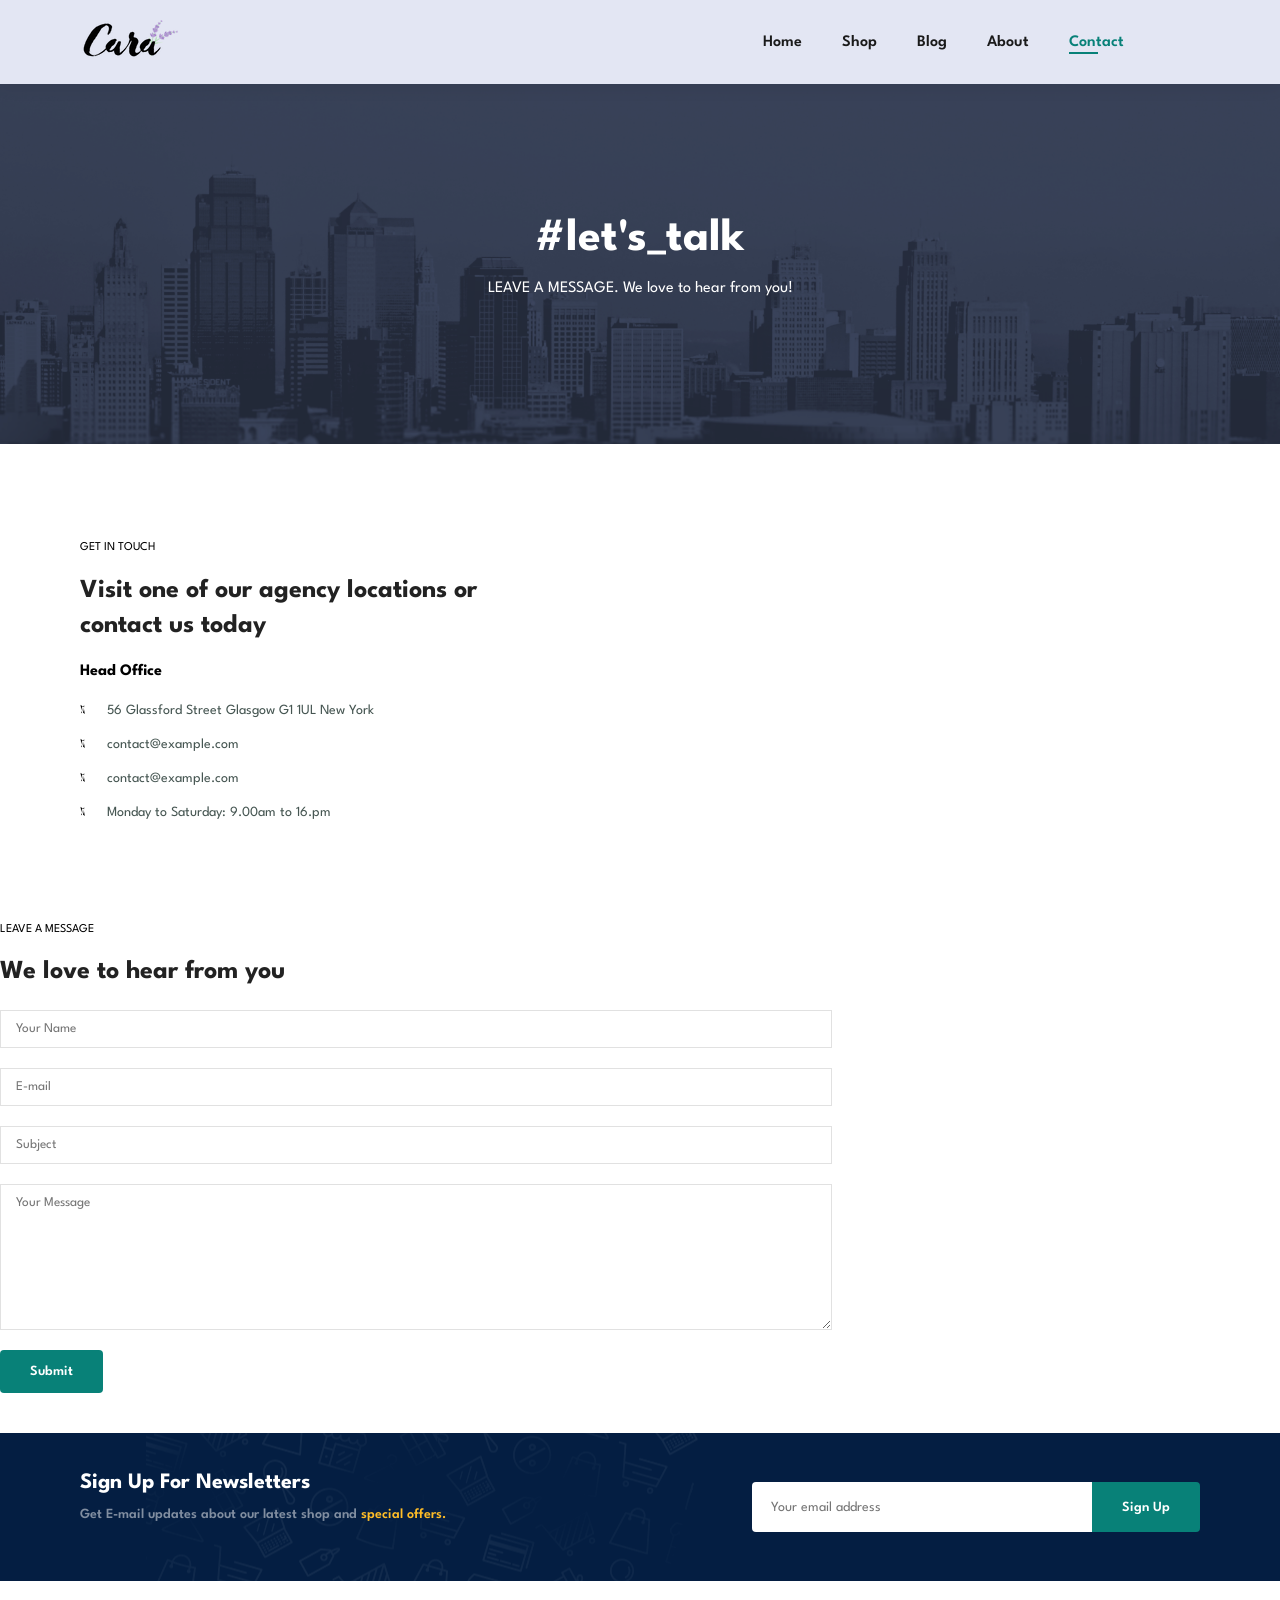
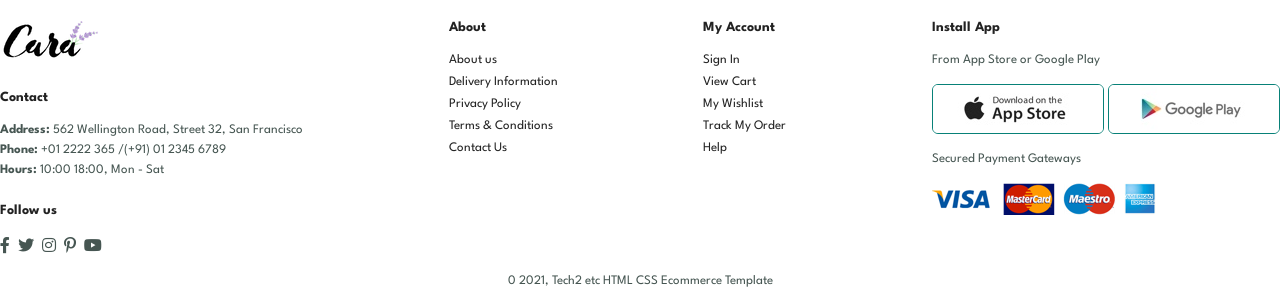
<file: ECommerceWeb/contact.html>
<!DOCTYPE html>
<html lang="en">
<head>
    <meta charset="UTF-8">
    <meta http-equiv="X-UA-Compatible" content="IE=edge">
    <meta name="viewport" content="width=device-width, initial-scale=1.0">
    <title>ECommerce Website</title>
    <link rel="stylesheet" href="https://pro.fontawesome.com/releases/v5.10.0/css/all.css" />
    <link rel="stylesheet" href="style.css">
</head>
<body>
    <section id="header">
        <a href="#"><img src="img/logo.png" class="logo" alt=""></a>
        <div>
            <ul id="navbar">
                 <li><a href="index.html">Home</a></li>
                 <li><a href="shop.html">Shop</a></li>
                 <li><a href="blog.html">Blog</a></li>
                 <li><a href="about.html">About</a></li>
                 <li><a class="active" href="contact.html">Contact</a></li>
                 <li id="lg-bag"><a href="cart.html"><i class="far fa-shopping-bag"></i></a></li>
                 <a href="#" id="close"><i class="far fa-times"></i></a>
            </ul>
        </div>
        <div id="mobile">
            <a href="cart.html"><i class="far fa-shopping-bag"></i></a>
            <i id="bar" class="fas fa-outdent"></i>
        </div>
    </section>
    <section id="page-header" class="about-header">
        <h2>#let's_talk</h2>
        <p>LEAVE A MESSAGE. We love to hear from you!</p>
    </section>
    <section id="contact-details" class="section-p1">
        <div class="details">
            <span>GET IN TOUCH</span>
            <h2>Visit one of our agency locations or contact us today</h2>
            <h3>Head Office</h3>
            <div>
                <li>
                    <i class="fal fa-map"></i>
                    <p>56 Glassford Street Glasgow G1 1UL New York</p>
                </li>
                <li>
                    <i class="fal fa-envelope"></i>
                    <p>contact@example.com</p>
                </li>
                <li>
                    <i class="fal fa-phone-alt"></i>
                    <p>contact@example.com</p>
                </li>
                <li>
                    <i class="fal fa-clock"></i>
                    <p>Monday to Saturday: 9.00am to 16.pm</p>
                </li>
            </div>
        </div>
        <div class="map">
            <iframe src="https://www.google.com/maps/embed?pb=!1m18!1m12!1m3!1d56944.6767836251!2d80.92540913238552!3d26.870397161931475!2m3!1f0!2f0!3f0!3m2!1i1024!2i768!4f13.1!3m3!1m2!1s0x399be36c63e1cb59%3A0xccd7ecce395a27c0!2sDIT%20University!5e0!3m2!1sen!2sin!4v1720082887731!5m2!1sen!2sin" width="600" height="450" style="border:0;" allowfullscreen="" loading="lazy" referrerpolicy="no-referrer-when-downgrade"></iframe>
        </div>
    </section>
    <section id="form-details">
        <form action="">
            <span>LEAVE A MESSAGE</span>
            <h2>We love to hear from you</h2>
            <input type="text" placeholder="Your Name">
            <input type="text" placeholder="E-mail">
            <input type="text" placeholder="Subject">
            <textarea name="" id="" cols="30" rows="10" placeholder="Your Message"></textarea>
            <button class="normal">Submit</button>
        </form>
    </section>
  
    <section id="newsletter" class="section-p1 section-m1">
        <div class="newstext">
            <h4>Sign Up For Newsletters</h4>
            <p>Get E-mail updates about our latest shop and <span>special offers.</span>
            </p>
         </div>
         <div class="form">
            <input type="text" placeholder="Your email address">
            <button class="normal">Sign Up</button>
         </div>
    </section>
    <footer class="section-pl">
      <div class="col">
          <img class="logo" src="img/logo.png" alt="">
          <h4>Contact</h4>
          <p><strong>Address: </strong> 562 Wellington Road, Street 32, San Francisco</p>
          <p><strong>Phone:</strong> +01 2222 365 /(+91) 01 2345 6789</p>
          <p><strong>Hours:</strong> 10:00 18:00, Mon - Sat</p>
          <div class="follow">
             <h4>Follow us</h4>
              <div class="icon">
                   <i class="fab fa-facebook-f"></i>
                   <i class="fab fa-twitter"></i>
                   <i class="fab fa-instagram"></i> <i class="fab fa-pinterest-p"></i>
                   <i class="fab fa-youtube"></i>
              </div>
            </div>
        </div>
        <div class="col">
            <h4>About</h4>
            <a href="#">About us</a>
            <a href="#">Delivery Information</a>
            <a href="#">Privacy Policy</a>
            <a href="#">Terms & Conditions</a>
            <a href="#">Contact Us</a> 
        </div>
        <div class="col">
            <h4>My Account</h4>
            <a href="#">Sign In</a>
            <a href="#">View Cart</a>
            <a href="#">My Wishlist</a>
            <a href="#">Track My Order</a>
            <a href="#">Help</a>
         </div>
         <div class="col install">
            <h4>Install App</h4>
            <p>From App Store or Google Play</p>
            <div class="row">
              <img src="img/pay/app.jpg" alt="">
              <img src="img/pay/play.jpg" alt="">
            </div>
            <p>Secured Payment Gateways </p>
            <img src="img/pay/pay.png" alt="">
        </div>
        <div class="copyright">
            <p>0 2021, Tech2 etc HTML CSS Ecommerce Template</p>
        </div>
     </footer>


    <script src="script.js"></script>
</body>
</html>
</file>
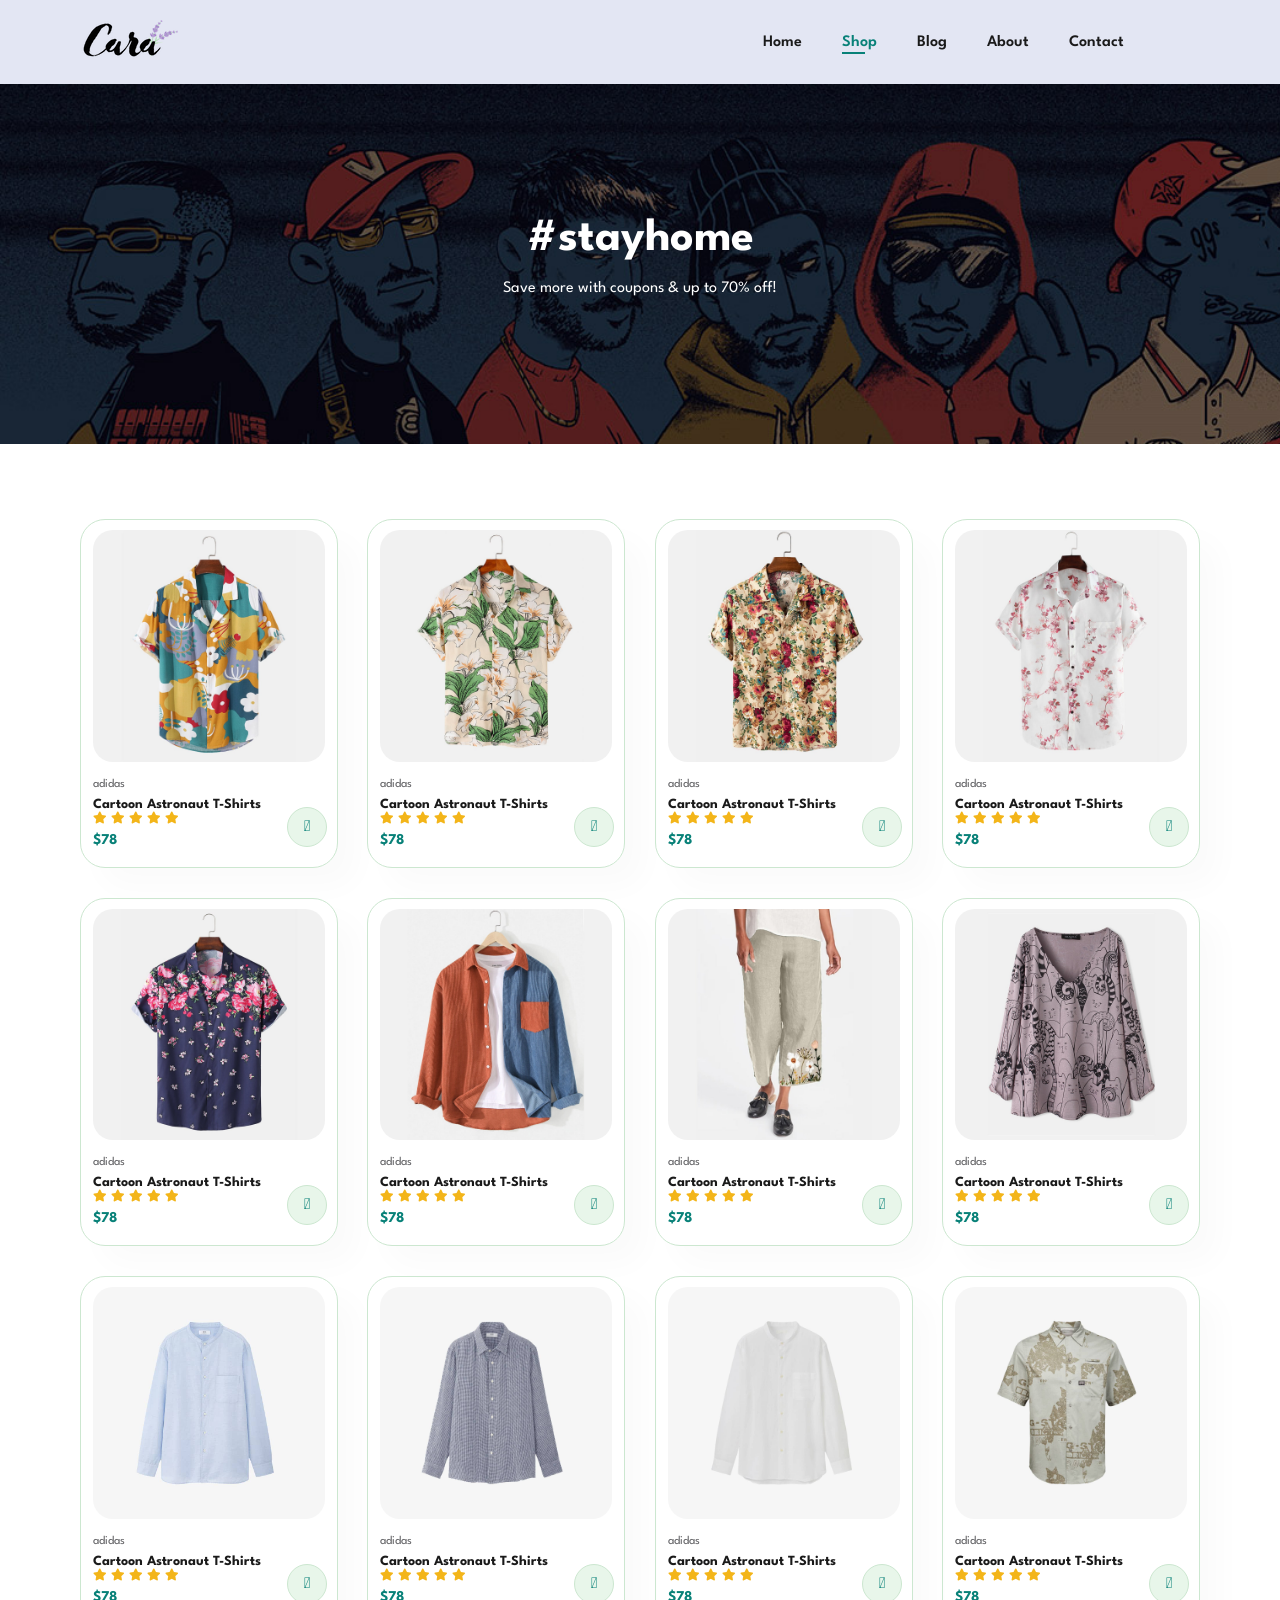
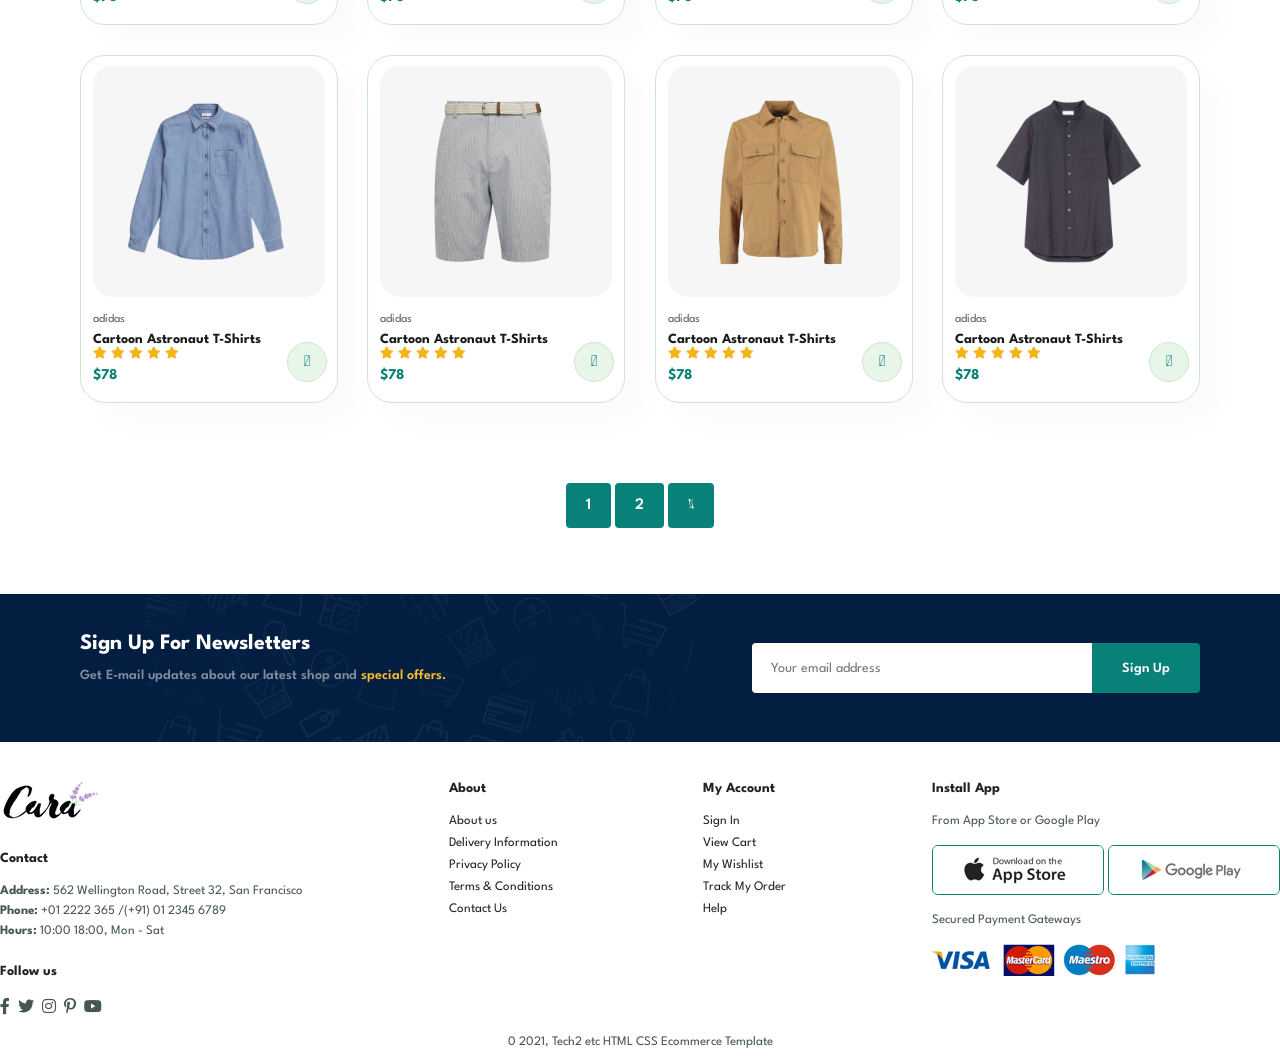
<file: ECommerceWeb/shop.html>
<!DOCTYPE html>
<html lang="en">
<head>
    <meta charset="UTF-8">
    <meta http-equiv="X-UA-Compatible" content="IE=edge">
    <meta name="viewport" content="width=device-width, initial-scale=1.0">
    <title>ECommerce Website</title>
    <link rel="stylesheet" href="https://pro.fontawesome.com/releases/v5.10.0/css/all.css" />
    <link rel="stylesheet" href="style.css">
</head>
<body>
    <section id="header">
        <a href="#"><img src="img/logo.png" class="logo" alt=""></a>
        <div>
            <ul id="navbar">
                 <li><a href="index.html">Home</a></li>
                 <li><a  class="active" href="shop.html">Shop</a></li>
                 <li><a href="blog.html">Blog</a></li>
                 <li><a href="about.html">About</a></li>
                 <li><a href="contact.html">Contact</a></li>
                 <li id="lg-bag"><a href="cart.html"><i class="far fa-shopping-bag"></i></a></li>
                 <a href="#" id="close"><i class="far fa-times"></i></a>
            </ul>
        </div>
        <div id="mobile">
            <a href="cart.html"><i class="far fa-shopping-bag"></i></a>
            <i id="bar" class="fas fa-outdent"></i>
        </div>
    </section>
    <section id="page-header">
        <h2>#stayhome</h2>
        <p>Save more with coupons & up to 70% off! </p>
    </section>
    </section>
    <section id="product1" class="section-p1">
       <div class="pro-container">
         <div class="pro" onclick="window.location.href='sproduct.html'">
           <img src="img/product/f1.jpg" alt="">
           <div class="des">
                <span>adidas</span>
                <h5>Cartoon Astronaut T-Shirts</h5>
                <div class="star">
                    <i class="fas fa-star"></i>
                    <i class="fas fa-star"></i>
                    <i class="fas fa-star"></i>
                    <i class="fas fa-star"></i>
                    <i class="fas fa-star"></i>
                </div>
                <h4>$78</h4>
            </div>
            <a href="#"><i class="fal fa-shopping-cart cart"></i></a>
        </div>
        <div class="pro">
            <img src="img/product/f2.jpg" alt="">
            <div class="des">
                 <span>adidas</span>
                 <h5>Cartoon Astronaut T-Shirts</h5>
                 <div class="star">
                     <i class="fas fa-star"></i>
                     <i class="fas fa-star"></i>
                     <i class="fas fa-star"></i>
                     <i class="fas fa-star"></i>
                     <i class="fas fa-star"></i>
                 </div>
                 <h4>$78</h4>
             </div>
             <a href="#"><i class="fal fa-shopping-cart cart"></i></a>
         </div>
         <div class="pro">
            <img src="img/product/f3.jpg" alt="">
            <div class="des">
                 <span>adidas</span>
                 <h5>Cartoon Astronaut T-Shirts</h5>
                 <div class="star">
                     <i class="fas fa-star"></i>
                     <i class="fas fa-star"></i>
                     <i class="fas fa-star"></i>
                     <i class="fas fa-star"></i>
                     <i class="fas fa-star"></i>
                 </div>
                 <h4>$78</h4>
             </div>
             <a href="#"><i class="fal fa-shopping-cart cart"></i></a>
         </div>
         <div class="pro">
            <img src="img/product/f4.jpg" alt="">
            <div class="des">
                 <span>adidas</span>
                 <h5>Cartoon Astronaut T-Shirts</h5>
                 <div class="star">
                     <i class="fas fa-star"></i>
                     <i class="fas fa-star"></i>
                     <i class="fas fa-star"></i>
                     <i class="fas fa-star"></i>
                     <i class="fas fa-star"></i>
                 </div>
                 <h4>$78</h4>
             </div>
             <a href="#"><i class="fal fa-shopping-cart cart"></i></a>
         </div>
         <div class="pro">
            <img src="img/product/f5.jpg" alt="">
            <div class="des">
                 <span>adidas</span>
                 <h5>Cartoon Astronaut T-Shirts</h5>
                 <div class="star">
                     <i class="fas fa-star"></i>
                     <i class="fas fa-star"></i>
                     <i class="fas fa-star"></i>
                     <i class="fas fa-star"></i>
                     <i class="fas fa-star"></i>
                 </div>
                 <h4>$78</h4>
             </div>
             <a href="#"><i class="fal fa-shopping-cart cart"></i></a>
         </div>
         <div class="pro">
            <img src="img/product/f6.jpg" alt="">
            <div class="des">
                 <span>adidas</span>
                 <h5>Cartoon Astronaut T-Shirts</h5>
                 <div class="star">
                     <i class="fas fa-star"></i>
                     <i class="fas fa-star"></i>
                     <i class="fas fa-star"></i>
                     <i class="fas fa-star"></i>
                     <i class="fas fa-star"></i>
                 </div>
                 <h4>$78</h4>
             </div>
             <a href="#"><i class="fal fa-shopping-cart cart"></i></a>
         </div>
         <div class="pro">
            <img src="img/product/f7.jpg" alt="">
            <div class="des">
                 <span>adidas</span>
                 <h5>Cartoon Astronaut T-Shirts</h5>
                 <div class="star">
                     <i class="fas fa-star"></i>
                     <i class="fas fa-star"></i>
                     <i class="fas fa-star"></i>
                     <i class="fas fa-star"></i>
                     <i class="fas fa-star"></i>
                 </div>
                 <h4>$78</h4>
             </div>
             <a href="#"><i class="fal fa-shopping-cart cart"></i></a>
         </div>
         <div class="pro">
            <img src="img/product/f8.jpg" alt="">
            <div class="des">
                 <span>adidas</span>
                 <h5>Cartoon Astronaut T-Shirts</h5>
                 <div class="star">
                     <i class="fas fa-star"></i>
                     <i class="fas fa-star"></i>
                     <i class="fas fa-star"></i>
                     <i class="fas fa-star"></i>
                     <i class="fas fa-star"></i>
                 </div>
                 <h4>$78</h4>
             </div>
             <a href="#"><i class="fal fa-shopping-cart cart"></i></a>
         </div>
    
          <div class="pro">
            <img src="img/product/n1.jpg" alt="">
            <div class="des">
                 <span>adidas</span>
                 <h5>Cartoon Astronaut T-Shirts</h5>
                 <div class="star">
                     <i class="fas fa-star"></i>
                     <i class="fas fa-star"></i>
                     <i class="fas fa-star"></i>
                     <i class="fas fa-star"></i>
                     <i class="fas fa-star"></i>
                 </div>
                 <h4>$78</h4>
             </div>
             <a href="#"><i class="fal fa-shopping-cart cart"></i></a>
         </div>
         <div class="pro">
             <img src="img/product/n2.jpg" alt="">
             <div class="des">
                  <span>adidas</span>
                  <h5>Cartoon Astronaut T-Shirts</h5>
                  <div class="star">
                      <i class="fas fa-star"></i>
                      <i class="fas fa-star"></i>
                      <i class="fas fa-star"></i>
                      <i class="fas fa-star"></i>
                      <i class="fas fa-star"></i>
                  </div>
                  <h4>$78</h4>
              </div>
              <a href="#"><i class="fal fa-shopping-cart cart"></i></a>
          </div>
          <div class="pro">
             <img src="img/product/n3.jpg" alt="">
             <div class="des">
                  <span>adidas</span>
                  <h5>Cartoon Astronaut T-Shirts</h5>
                  <div class="star">
                      <i class="fas fa-star"></i>
                      <i class="fas fa-star"></i>
                      <i class="fas fa-star"></i>
                      <i class="fas fa-star"></i>
                      <i class="fas fa-star"></i>
                  </div>
                  <h4>$78</h4>
              </div>
              <a href="#"><i class="fal fa-shopping-cart cart"></i></a>
          </div>
          <div class="pro">
             <img src="img/product/n4.jpg" alt="">
             <div class="des">
                  <span>adidas</span>
                  <h5>Cartoon Astronaut T-Shirts</h5>
                  <div class="star">
                      <i class="fas fa-star"></i>
                      <i class="fas fa-star"></i>
                      <i class="fas fa-star"></i>
                      <i class="fas fa-star"></i>
                      <i class="fas fa-star"></i>
                  </div>
                  <h4>$78</h4>
              </div>
              <a href="#"><i class="fal fa-shopping-cart cart"></i></a>
          </div>
          <div class="pro">
             <img src="img/product/n5.jpg" alt="">
             <div class="des">
                  <span>adidas</span>
                  <h5>Cartoon Astronaut T-Shirts</h5>
                  <div class="star">
                      <i class="fas fa-star"></i>
                      <i class="fas fa-star"></i>
                      <i class="fas fa-star"></i>
                      <i class="fas fa-star"></i>
                      <i class="fas fa-star"></i>
                  </div>
                  <h4>$78</h4>
              </div>
              <a href="#"><i class="fal fa-shopping-cart cart"></i></a>
          </div>
          <div class="pro">
             <img src="img/product/n6.jpg" alt="">
             <div class="des">
                  <span>adidas</span>
                  <h5>Cartoon Astronaut T-Shirts</h5>
                  <div class="star">
                      <i class="fas fa-star"></i>
                      <i class="fas fa-star"></i>
                      <i class="fas fa-star"></i>
                      <i class="fas fa-star"></i>
                      <i class="fas fa-star"></i>
                  </div>
                  <h4>$78</h4>
              </div>
              <a href="#"><i class="fal fa-shopping-cart cart"></i></a>
          </div>
          <div class="pro">
             <img src="img/product/n7.jpg" alt="">
             <div class="des">
                  <span>adidas</span>
                  <h5>Cartoon Astronaut T-Shirts</h5>
                  <div class="star">
                      <i class="fas fa-star"></i>
                      <i class="fas fa-star"></i>
                      <i class="fas fa-star"></i>
                      <i class="fas fa-star"></i>
                      <i class="fas fa-star"></i>
                  </div>
                  <h4>$78</h4>
              </div>
              <a href="#"><i class="fal fa-shopping-cart cart"></i></a>
          </div>
          <div class="pro">
             <img src="img/product/n8.jpg" alt="">
             <div class="des">
                  <span>adidas</span>
                  <h5>Cartoon Astronaut T-Shirts</h5>
                  <div class="star">
                      <i class="fas fa-star"></i>
                      <i class="fas fa-star"></i>
                      <i class="fas fa-star"></i>
                      <i class="fas fa-star"></i>
                      <i class="fas fa-star"></i>
                  </div>
                  <h4>$78</h4>
              </div>
              <a href="#"><i class="fal fa-shopping-cart cart"></i></a>
          </div>
      </div>
     </section>
     <section id="pagination" class="section-p1">
        <a href="#">1</a>
        <a href="#">2</a>
        <a href="#"><i class="fal fa-long-arrow-alt-right"></i></a>
     </section>

    <section id="newsletter" class="section-p1 section-m1">
        <div class="newstext">
            <h4>Sign Up For Newsletters</h4>
            <p>Get E-mail updates about our latest shop and <span>special offers.</span>
            </p>
         </div>
         <div class="form">
            <input type="text" placeholder="Your email address">
            <button class="normal">Sign Up</button>
         </div>
    </section>
    <footer class="section-pl">
      <div class="col">
          <img class="logo" src="img/logo.png" alt="">
          <h4>Contact</h4>
          <p><strong>Address: </strong> 562 Wellington Road, Street 32, San Francisco</p>
          <p><strong>Phone:</strong> +01 2222 365 /(+91) 01 2345 6789</p>
          <p><strong>Hours:</strong> 10:00 18:00, Mon - Sat</p>
          <div class="follow">
             <h4>Follow us</h4>
              <div class="icon">
                   <i class="fab fa-facebook-f"></i>
                   <i class="fab fa-twitter"></i>
                   <i class="fab fa-instagram"></i> <i class="fab fa-pinterest-p"></i>
                   <i class="fab fa-youtube"></i>
              </div>
            </div>
        </div>
        <div class="col">
            <h4>About</h4>
            <a href="#">About us</a>
            <a href="#">Delivery Information</a>
            <a href="#">Privacy Policy</a>
            <a href="#">Terms & Conditions</a>
            <a href="#">Contact Us</a> 
        </div>
        <div class="col">
            <h4>My Account</h4>
            <a href="#">Sign In</a>
            <a href="#">View Cart</a>
            <a href="#">My Wishlist</a>
            <a href="#">Track My Order</a>
            <a href="#">Help</a>
         </div>
         <div class="col install">
            <h4>Install App</h4>
            <p>From App Store or Google Play</p>
            <div class="row">
              <img src="img/pay/app.jpg" alt="">
              <img src="img/pay/play.jpg" alt="">
            </div>
            <p>Secured Payment Gateways </p>
            <img src="img/pay/pay.png" alt="">
        </div>
        <div class="copyright">
            <p>0 2021, Tech2 etc HTML CSS Ecommerce Template</p>
        </div>
     </footer>


    <script src="script.js"></script>
</body>
</html>
</file>
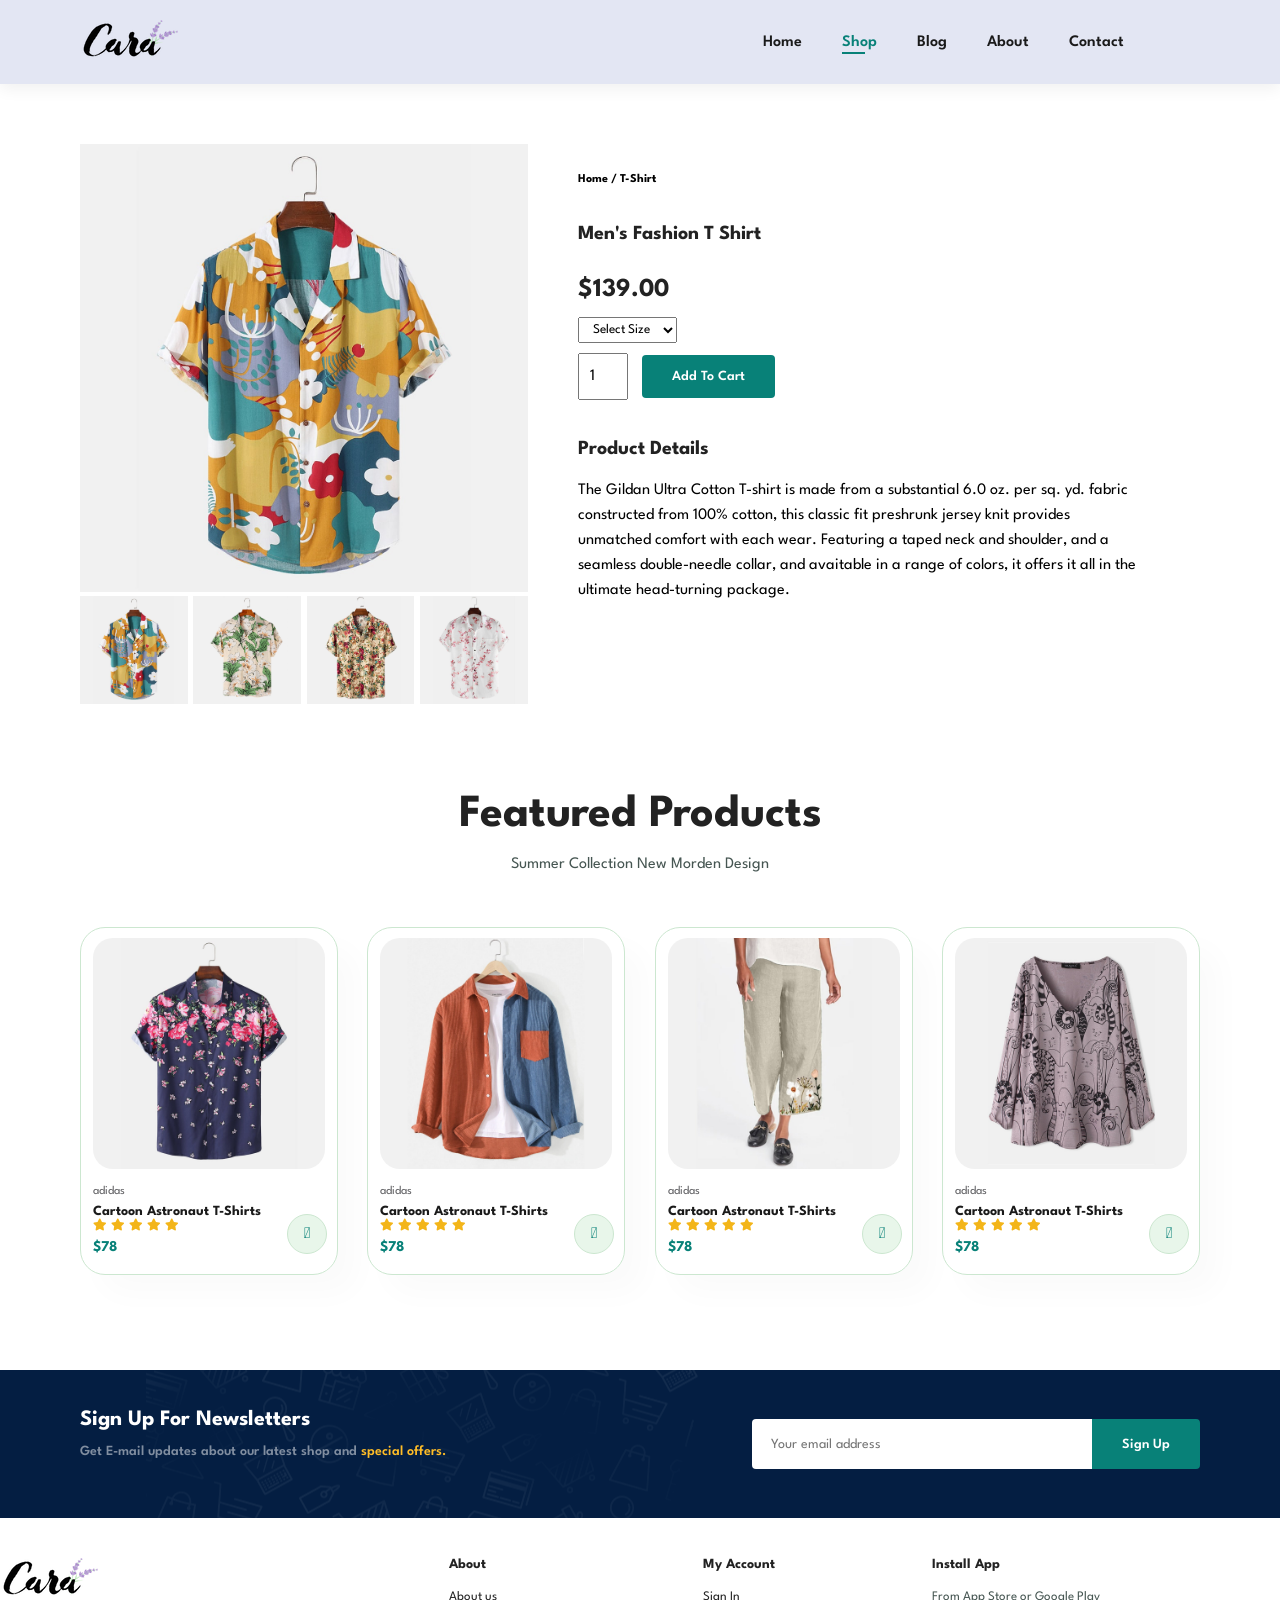
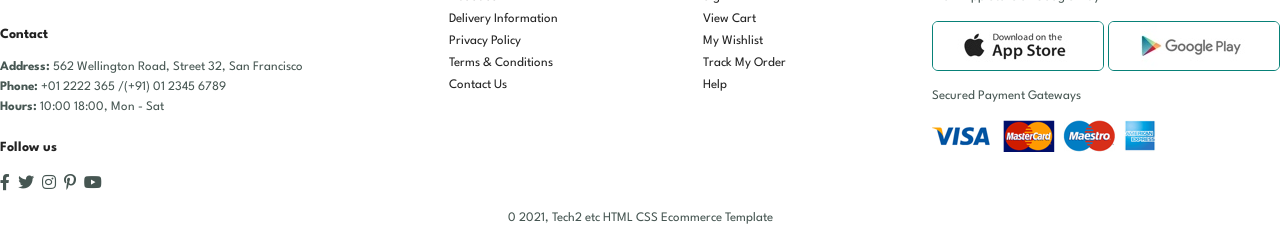
<file: ECommerceWeb/sproduct.html>
<!DOCTYPE html>
<html lang="en">
<head>
    <meta charset="UTF-8">
    <meta http-equiv="X-UA-Compatible" content="IE=edge">
    <meta name="viewport" content="width=device-width, initial-scale=1.0">
    <title>ECommerce Website</title>
    <link rel="stylesheet" href="https://pro.fontawesome.com/releases/v5.10.0/css/all.css" />
    <link rel="stylesheet" href="style.css">
</head>
<body>
    <section id="header">
        <a href="#"><img src="img/logo.png" class="logo" alt=""></a>
        <div>
            <ul id="navbar">
                 <li><a href="index.html">Home</a></li>
                 <li><a  class="active" href="shop.html">Shop</a></li>
                 <li><a href="blog.html">Blog</a></li>
                 <li><a href="about.html">About</a></li>
                 <li><a href="contact.html">Contact</a></li>
                 <li id="lg-bag"><a href="cart.html"><i class="far fa-shopping-bag"></i></a></li>
                 <a href="#" id="close"><i class="far fa-times"></i></a>
            </ul>
        </div>
        <div id="mobile">
            <a href="cart.html"><i class="far fa-shopping-bag"></i></a>
            <i id="bar" class="fas fa-outdent"></i>
        </div>
    </section>
    <section id="prodetails" class="section-p1">
        <div class="single-pro-image">
            <img src="img/product/f1.jpg" width="100%" id="MainImg" alt="">
            <div class="small-img-group">
                <div class="small-img-col">
                    <img src="img/product/f1.jpg" width="100%" class="small-img" alt="">
                </div>
                <div class="small-img-col">
                    <img src="img/product/f2.jpg" width="100%" class="small-img" alt="">
                </div>
                <div class="small-img-col">
                    <img src="img/product/f3.jpg" width="100%" class="small-img" alt="">
                </div>
                <div class="small-img-col">
                    <img src="img/product/f4.jpg" width="100%" class="small-img" alt="">
                </div>
            </div>
        </div>
        <div class="single-pro-details">
            <h6>Home / T-Shirt</h6>
            <h4>Men's Fashion T Shirt</h4>
            <h2>$139.00</h2>
            <select>
            <option>Select Size</option>
            <option>XL</option>
            <option>XXL</option>
            <option>Small</option>
            <option>Large</option>
            </select>
            <input type="number" value="1">
              <button class="normal">Add To Cart</button>
              <h4>Product Details</h4>
              <span>The Gildan Ultra Cotton T-shirt is made from a substantial 6.0 oz. per sq. yd. fabric constructed from 100% cotton, this classic fit preshrunk jersey knit provides unmatched comfort with each wear. Featuring a taped neck and shoulder, and a seamless double-needle collar, and avaitable in a range of colors, it offers it all in the ultimate head-turning package.</span>
        </div>
 </section>
 <section id="product1" class="section-p1">
    <h2>Featured Products</h2>
    <p>Summer Collection New Morden Design</p>
    <div class="pro-container">
      <div class="pro">
         <img src="img/product/f5.jpg" alt="">
         <div class="des">
              <span>adidas</span>
              <h5>Cartoon Astronaut T-Shirts</h5>
              <div class="star">
                  <i class="fas fa-star"></i>
                  <i class="fas fa-star"></i>
                  <i class="fas fa-star"></i>
                  <i class="fas fa-star"></i>
                  <i class="fas fa-star"></i>
              </div>
              <h4>$78</h4>
          </div>
          <a href="#"><i class="fal fa-shopping-cart cart"></i></a>
      </div>
      <div class="pro">
         <img src="img/product/f6.jpg" alt="">
         <div class="des">
              <span>adidas</span>
              <h5>Cartoon Astronaut T-Shirts</h5>
              <div class="star">
                  <i class="fas fa-star"></i>
                  <i class="fas fa-star"></i>
                  <i class="fas fa-star"></i>
                  <i class="fas fa-star"></i>
                  <i class="fas fa-star"></i>
              </div>
              <h4>$78</h4>
          </div>
          <a href="#"><i class="fal fa-shopping-cart cart"></i></a>
      </div>
      <div class="pro">
         <img src="img/product/f7.jpg" alt="">
         <div class="des">
              <span>adidas</span>
              <h5>Cartoon Astronaut T-Shirts</h5>
              <div class="star">
                  <i class="fas fa-star"></i>
                  <i class="fas fa-star"></i>
                  <i class="fas fa-star"></i>
                  <i class="fas fa-star"></i>
                  <i class="fas fa-star"></i>
              </div>
              <h4>$78</h4>
          </div>
          <a href="#"><i class="fal fa-shopping-cart cart"></i></a>
      </div>
      <div class="pro">
         <img src="img/product/f8.jpg" alt="">
         <div class="des">
              <span>adidas</span>
              <h5>Cartoon Astronaut T-Shirts</h5>
              <div class="star">
                  <i class="fas fa-star"></i>
                  <i class="fas fa-star"></i>
                  <i class="fas fa-star"></i>
                  <i class="fas fa-star"></i>
                  <i class="fas fa-star"></i>
              </div>
              <h4>$78</h4>
          </div>
          <a href="#"><i class="fal fa-shopping-cart cart"></i></a>
      </div>
  </div>
 </section>

    <section id="newsletter" class="section-p1 section-m1">
        <div class="newstext">
            <h4>Sign Up For Newsletters</h4>
            <p>Get E-mail updates about our latest shop and <span>special offers.</span>
            </p>
         </div>
         <div class="form">
            <input type="text" placeholder="Your email address">
            <button class="normal">Sign Up</button>
         </div>
    </section>
    <footer class="section-pl">
      <div class="col">
          <img class="logo" src="img/logo.png" alt="">
          <h4>Contact</h4>
          <p><strong>Address: </strong> 562 Wellington Road, Street 32, San Francisco</p>
          <p><strong>Phone:</strong> +01 2222 365 /(+91) 01 2345 6789</p>
          <p><strong>Hours:</strong> 10:00 18:00, Mon - Sat</p>
          <div class="follow">
             <h4>Follow us</h4>
              <div class="icon">
                   <i class="fab fa-facebook-f"></i>
                   <i class="fab fa-twitter"></i>
                   <i class="fab fa-instagram"></i> <i class="fab fa-pinterest-p"></i>
                   <i class="fab fa-youtube"></i>
              </div>
            </div>
        </div>
        <div class="col">
            <h4>About</h4>
            <a href="#">About us</a>
            <a href="#">Delivery Information</a>
            <a href="#">Privacy Policy</a>
            <a href="#">Terms & Conditions</a>
            <a href="#">Contact Us</a> 
        </div>
        <div class="col">
            <h4>My Account</h4>
            <a href="#">Sign In</a>
            <a href="#">View Cart</a>
            <a href="#">My Wishlist</a>
            <a href="#">Track My Order</a>
            <a href="#">Help</a>
         </div>
         <div class="col install">
            <h4>Install App</h4>
            <p>From App Store or Google Play</p>
            <div class="row">
              <img src="img/pay/app.jpg" alt="">
              <img src="img/pay/play.jpg" alt="">
            </div>
            <p>Secured Payment Gateways </p>
            <img src="img/pay/pay.png" alt="">
        </div>
        <div class="copyright">
            <p>0 2021, Tech2 etc HTML CSS Ecommerce Template</p>
        </div>
     </footer>
     <script>
        var MainImg = document.getElementById("MainImg");
        var smallimg = document.getElementsByClassName("small-img");

        smallimg[0].onclick = function(){
        MainImg.src = smallimg[0].src;
        }
        smallimg[1].onclick = function(){
        MainImg.src = smallimg[1].src;
        }
        smallimg[2].onclick = function(){
        MainImg.src = smallimg[2].src;
        }
        smallimg[3].onclick = function(){
        MainImg.src = smallimg[3].src;
        }
    </script>


    <script src="script.js"></script>
</body>
</html>
</file>
<file: Calculator/style.css>
*{
    margin: 0;
    padding: 0;
    font-family:'Times New Roman', Times, serif;
    box-sizing: border-box;
}
.container{
    width: 100%;
    height: 100vh;
    background-color: #AEDEFC;
    display: flex;
    align-items: center;
    justify-content: center;
}
.calculator{
    background: #FFF6F6;
    padding: 20px;
    border-radius: 10px;
}
.calculator form input{
    border: 0;
    outline: 0;
    width: 60px;
    height: 60px;
    border-radius: 10px;
    box-shadow: 0 4px 8px rgba(255, 141, 158, 0.5);
    background: #fcd3d3;
    font-size: 20px;
    color: #010101;
    cursor: pointer;
    margin: 10px;
}
form .display{
    display: flex;
    justify-content: flex-end;
    margin: 20px 0;
}
form .display input{
    text-align: right;
    flex: 1;
    font-size: 35px;
    box-shadow: none;
}
form input.equal{
    width: 145px;
}
form input.operator{
      background-color: #f985b3;
}
</file>
<file: Connect4Game/Connect.css>
body {
    font-family: Georgia, 'Times New Roman', Times, serif;
    text-align: center;
    background-color: #FFC0D9;
    color: #2F3645;
}

#board {
    height: 540px;
    width: 630px;
    background-color: #8ACDD7;
    border: 10px solid #51aebc;
    margin: 0 auto;
    display: flex;
    flex-wrap: wrap;
}
.tile{
    height: 70px;
    width: 70px;
    margin: 5px;
    background-color: white;
    border-radius: 50%;
    border: 5px solid #51aebc;
}
.red-piece{
    background-color: #59f94d ;
}
.yellow-piece{
    background-color: yellow;
}
</file>
<file: ECommerceWeb/style.css>
@import url('https://fonts.googleapis.com/css?family=Spartan:wght@100;206;300;400;500; 600;700; 800;900&display=swap');

*{
   margin: 0;
   padding: 0;
   box-sizing: border-box;
   font-family: 'Spartan', sans-serif;
}
h1 {
   font-size: 50px;
   line-height: 64px;
   color: #222;
}
h2 {
   font-size: 46px;
   line-height: 54px;
   color: #222;
}
h4 {
   font-size: 20px;
   color: #222;
}
h6 {
   font-weight: 700;
   font-size: 12px;
}
p {
   font-size: 16px; 
   color: #465652;
   margin: 15px 0 20px 0;
}
.section-p1 {
    padding: 40px 80px; 
}
.section-m1 {
    margin: 40px 0; 
}
button.normal {
    font-size: 14px;
    font-weight: 600;
    padding: 15px 30px;
    color: #000;
    background-color:#fff;
    border-radius: 4px;
    cursor: pointer;
    border: none;
    outline: none;
    transition: 0.2s;
}
button.white {
    font-size: 13px;
    font-weight: 600;
    padding: 11px 18px;
    color: #fff;
    background-color: transparent;
    cursor: pointer;
    border: 1px solid #fff;
    outline: none;
    transition: 0.2s;
}
body { 
    width: 100%;
}
#header {
    display: flex;
    align-items: center;
    justify-content: space-between;
    padding: 20px 80px;
    background:#E3E6F3;
    box-shadow: 0 5px 15px rgba(0, 0, 0, 0.06);
    z-index: 999;
    position: sticky;
    top: 0;
    left: 0;
}
#navbar {
    display: flex;
    align-items: center;
    justify-content: center;
}
#navbar li {
    list-style: none;
    padding: 0 20px;
    position: relative;
}
#navbar li a {
    text-decoration: none;
    font-size: 16px;
    font-weight: 600;
    color: #1a1a1a;
    transition: 0.3s ease;
}
#navbar li a:hover,
#navbar li a.active {
    color: #088178;
}
#navbar li a.active::after ,
#navbar li a:hover::after{
    content: "";
    width: 30%;
    height: 2px;
    background: #088178;
    position: absolute;
    bottom: -4px;
    left: 20px;
 }
 #mobile{
    display: none;
    align-items: center;
 }
 #close{
    display: none;
 }
 #hero {
    background-image: url("img/hero4.png");
    height: 90vh;
    width: 100%;
    background-size: cover;
    background-position: top 25% right 0;
    padding: 0 80px;
    display:flex;
    flex-direction: column;
    align-items: flex-start;
    justify-content: center;
 }
 #hero h4 { 
    padding-bottom: 15px;
 }
 #hero h1 { 
    color: #088178;
 }
 
 #hero button {
    background-image: url("img/button.png");
    background-color: transparent;
    color: #088178;
    border: 0;
    padding: 14px 80px 14px 65px;
    background-repeat: no-repeat;
    cursor: pointer;
    font-weight: 700;
    font-size: 15px;
 }
 #feature{
    display: flex;
    align-items: center;
    justify-content: space-between;
    padding: 10px;
    /* flex-wrap: wrap; */
}
 #feature .fe-box {
    width: 180px;
    text-align: center;
    padding: 25px 15px;
    box-shadow: 20px 20px 34px rgba(0, 0, 0, 0.03);
    border: 1px solid #cce7d0;
    border-radius: 4px;
    margin: 15px 0;
 }
 #feature .fe-box:hover {
    box-shadow: 10px 10px 54px rgba(70, 62, 221, 0.1);
}
#feature .fe-box img{
    width: 100%;
    margin-bottom: 10px;
}
#feature .fe-box h6 {
    display: inline-block;
    padding: 9px 8px 6px 8px;
    line-height: 1;
    border-radius: 4px;
    color: #088178;
    background-color: #fddde4;
}
#feature .fe-box:nth-child(2) h6 {
    background-color:#cdebbc; 
}
#feature .fe-box:nth-child(3) h6 {
    background-color: #d1e8f2; 
}
#feature .fe-box:nth-child(4) h6 {
    background-color:#cdd4f8;
}
#feature .fe-box:nth-child(5) h6 {
    background-color: #f6dbf6;
}
#feature .fe-box:nth-child(6) h6 {
    background-color: #fff2e5;
}
#product1 {
    text-align: center;
}
#product1 .pro-container {
    display: flex;
    justify-content: space-between;
    padding-top: 20px;
    flex-wrap: wrap;
}
#product1 .pro {
    width: 23%;
    min-width: 250px;
    padding: 10px 12px;
    border: 1px solid #cce7d0;
    border-radius: 25px;
    cursor: pointer;
    box-shadow: 20px 20px 30px rgba(0, 0, 0, 0.02);
    margin: 15px 0;
    transition: 0.2s ease;
    position: relative;
}
#product1 .pro:hover{
    box-shadow: 20px 20px 30px rgba(0, 0, 0, 0.06);
}
#product1 .pro img {
    width: 100%;
    border-radius: 20px;
}
#product1 .pro .des { 
    text-align: start; 
    padding:10px 0;
}
#product1 .pro .des span {
    color: #606063;
    font-size: 12px;
}
#product1 .pro .des h5 {
    padding-top: 7px;
    color: #1a1a1a;
    font-size: 14px;
}
#product1 .pro .des i {
    font-size: 12px; 
    color:rgb(243, 181, 25);
}
#product1 .pro .des h4{
    padding-top: 7px;
    font-size: 15px;
    font-weight: 700;
    color: #088178;
}
#product1 .pro .cart {
    width: 40px;
    height: 40px;
    line-height: 40px;
    border-radius: 50px;
    background-color: #e8f6ea;
    font-weight: 500;
    color: #088178;
    border: 1px solid #cce7d0;
    position: absolute;
    bottom: 20px;
    right: 10px;
}
#banner {
    display: flex;
    flex-direction: column;
    justify-content: center;
    align-items: center;
    text-align: center;
    background-image: url("img/banner/b2.jpg");
    width: 100%;
    height: 40vh;
    background-size: cover;
    background-position: center;
}
#banner h4 {
    color:#fff;
    font-size: 16px;
}
#banner h2 {
    color:#fff;
    font-size: 30px;
    padding: 10px 0;
}
#banner h2 span{
    color: #ef3636;
}
#banner button:hover{
    background-color: #088178;
    color: #fff;
}
#sm-banner{
    display: flex;
    padding: 20px;
    justify-content: space-between;
    /* flex-wrap: wrap; */
}
#sm-banner .banner-box {
    display: flex;
    flex-direction: column;
    justify-content: center;
    align-items: flex-start;
    background-image: url("img/banner/b17.jpg");
    min-width: 580px;
    height: 50vh;
    background-size: cover;
    background-position: center;
    padding: 30px;
}
#sm-banner .banner-box2{
    background-image: url("img/banner/b10.jpg");
}
#sm-banner h4 {
    color: #fff;
    font-size: 20px;
    font-weight: 300;
 }
#sm-banner h2 {
    color: #fff;
    font-size: 28px;
    font-weight: 800;
}
#sm-banner span {
    color: #fff;
    font-size: 14px;
    font-weight: 500;
    padding-bottom: 15px;
}
#sm-banner .banner-box:hover button{
    background: #088178;
    border: 1px solid #088178;
}
#banner3 {
    display: flex;
    justify-content: space-between;
    flex-wrap: wrap;
    padding:10 80px;
}
#banner3 .banner-box {
    display: flex;
    flex-direction: column;
    justify-content: center;
    align-items: flex-start;
    background-image: url("img/banner/b7.jpg");
    min-width: 30%;
    height: 30vh;
    background-size: cover;
    background-position: center;
    padding: 20px;
    margin-bottom: 20px;
}
#banner3 .banner-box2{
    background-image: url("img/banner/b4.jpg");
}
#banner3 .banner-box3{
    background-image: url("img/banner/b18.jpg");
}
#banner3 h2 {
    color: #fff;
    font-weight: 900;
    font-size: 22px;
}
#banner3 h3 {
    color: #ec544e;
    font-weight: 800;
    font-size: 15px;
}
#newsletter {
    display: flex;
    justify-content: space-between;
    flex-wrap: wrap;
    align-items: center;
    background-image: url("img/banner/b14.png");
    background-repeat: no-repeat;
    background-position: 20% 30%;
    background-color: #041e42;
}
#newsletter h4 { 
    font-size: 22px; 
    font-weight: 700;
    color: #fff;
}
#newsletter p {
    font-size: 14px; 
    font-weight: 600; 
    color: #818ea0;
}
#newsletter p span{
    color: #ffbd27;
}
#newsletter .form{
    display: flex;
    width: 40%;
}
#newsletter input {
    height: 3.125rem;
    padding: 0 1.25em;
    font-size: 14px;
    width: 100%;
    border: 1px solid transparent;
    border-radius: 4px;
    outline: none;
    border-top-right-radius: 0;
    border-bottom-right-radius: 0;
}
#newsletter button{
    background-color: #088178;
    color: #fff;
    white-space: nowrap;
    border-top-left-radius: 0;
    border-bottom-left-radius: 0;
}
footer {
    display: flex;
    flex-wrap: wrap;
    justify-content: space-between;
}
footer .col {
    display: flex;
    flex-direction: column;
    align-items: flex-start;
    margin-bottom: 20px;
}
footer .logo {
    margin-bottom: 30px;
}
footer h4 {
    font-size: 14px;
    padding-bottom: 20px;
}
footer p{
    font-size: 13px;
    margin: 0 0 8px 0;
}
footer a {
    font-size: 13px;
    text-decoration: none;
    color: #222;
    margin-bottom: 10px;
}
footer .follow { 
    margin-top: 20px;
}
footer .follow i {
    color: #465652;
    padding-right: 4px;
    cursor: pointer;
}
footer .install .row img {
    border: 1px solid #088178;
    border-radius: 6px;
}
footer .install img {
    margin: 10px 0 15px 0;
}
footer .follow i:hover,
footer a:hover {
    color: #088178;
}
footer .copyright{
    width: 100%;
    text-align: center;
}
#page-header{
    background-image: url("img/banner/b1.jpg");
    width: 100%;
    height: 40vh;
    background-size: cover;
    display: flex;
    justify-content: center;
    text-align: center;
    flex-direction: column;
    padding: 14px;
}
#page-header h2,
#page-header p{
    color: #fff;
}
#pagination {
    text-align: center;
}
#pagination a {
    text-decoration: none;
    background-color: #088178;
    padding:
    15px 20px;
    border-radius: 4px;
    color:#fff;
    font-weight: 600;
}
#pagination a i{
    font-size: 16px;
    font-weight: 600;
}
#prodetails{
    display: flex;
    margin-top: 20px;
}
#prodetails .single-pro-image {
    width: 40%;
    margin-right: 50px;
}
.small-img-group {
    display: flex;
    justify-content: space-between;
}
.small-img-col{
    flex-basis: 24%;
    cursor: pointer;
}
#prodetails .single-pro-details {
    width: 50%;
    padding-top: 30px;
}
#prodetails .single-pro-details h4{ 
    padding: 40px 0 20px 0;
}
#prodetails .single-pro-details h2{
    font-size: 26px;
}
#prodetails .single-pro-details select {
    display: block;
    padding: 5px 10px;
    margin-bottom: 10px;
}
#prodetails .single-pro-details input {
    width: 50px;
    height: 47px;
    padding-left: 10px;
    font-size: 16px;
    margin-right: 10px;
}
#prodetails.single-pro-details input:focus { 
    outline: none;
}
#prodetails .single-pro-details button { 
    background: #088178;
    color: #fff;
}
#prodetails .single-pro-details span{
    line-height: 25px;
}
#page-header.blog-header{
    background-image: url("img/banner/b19.jpg");
}
#blog {
    padding: 150px 150px 0 150px;
}
#blog .blog-box {
    display: flex;
    align-items: center;
    width: 100%;
    position: relative;
    padding-bottom: 90px;
}
#blog .blog-img {
    width: 50%;
    margin-right: 40px;
}
#blog img {
    width: 100%;
    height: 300px;
    object-fit: cover;
}
#blog .blog-details {
    width: 50%;
}
#blog .blog-details a {
    text-decoration: none;
    font-size: 11px;
    color: #000;
    font-weight: 700;
    position: relative;
    transition: 0.3s;
}  
#blog .blog-details a::after {
    content: "";
    width: 50px;
    height: 1px;
    background-color: #000;
    position: absolute;
    top: 4px;
    right: -60px;  
}    
#blog .blog-details a:hover {
    color: #088178;
}
#blog .blog-details a:hover::after {
    background-color: #088178;
}
#blog .blog-box h1 {
    position: absolute;
    top: -40px;
    left: 0;
    font-size: 70px;
    font-weight: 700;
    color:#c9cbce;
    z-index: -9;
}
#page-header.about-header{
    background-image: url("img/about/banner.png");
}
#about-head {
    display: flex;
    align-items: center;
}
#about-head img {
    width: 50%;
    height: auto;
}
#about-head div {
    padding-left: 40px;
}
#contact-details {
    display: flex;
    align-items: center;
    justify-content: space-between;
}
#contact-details .details {
    width: 40%;
}
#contact-details .details span,
#form-details form span {
    font-size: 12px;
}
#contact-details .details h2,
#form-details form h2{
    font-size: 26px;
    line-height: 35px;
    padding: 20px 0
}
#contact-details .details h3 {
    font-size: 16px;
    padding-bottom: 15px;
}
#contact-details .details li {
    list-style: none;
    display: flex;
    padding: 10px 0;
}
#contact-details .details li i {
    font-size: 14px;
    padding-right: 22px;
}
#contact-details .details p {
    margin: 0;
    font-size: 14px;
}
#contact-details .map {
    width: 55%;
    height: 400px;
}
#contact-details .map iframe {
    width: 100%;
    height: 100%;
}
#form-details form {
    width: 65%;
    display: flex;
    flex-direction: column;
    align-items: flex-start;
}
#form-details form input,
#form-details form textarea {
    width: 100%;
    padding: 12px 15px;
    outline: none;
    margin-bottom: 20px;
    border: 1px solid #e1e1e1;
}
#form-details form button{
    background-color: #088178;
    color: #fff;
}
#cart table {
    width: 100%;
    border-collapse: collapse; 
    table-layout: fixed; 
    white-space: nowrap;
}
#cart table img {
    width: 70px;
}
#cart table td:nth-child(1){
    width: 100px;
    text-align: center;
}
#cart table td:nth-child(2){
    width: 150px;
    text-align: center;
}
#cart table td:nth-child(3){
    width: 250px;
    text-align: center;
}
#cart table td:nth-child(4),
#cart table td:nth-child(5),
#cart table td:nth-child(6){
    width: 150px;
    text-align: center;
}
#cart table td:nth-child(5) input {
    width: 70px;
    padding: 10px 5px 10px 15px;
}
#cart table thead {
    border: 1px solid #e2e9e1;
    border-left: none;
    border-right: none;
}
#cart table thead td {
    font-weight: 700;
    text-transform: uppercase;
    font-size: 13px;
    padding: 18px 0;
}
#cart table tbody tr td { 
    padding-top: 15px;
}
#cart table tbody td {
    font-size: 13px;
}
#cart-add {
    display: flex;
    flex-wrap: wrap;
    justify-content: space-between;
}
#coupon {
    width: 50%;
    margin-bottom: 30px;
}
#coupon h3,
#subtotal h3 { 
    padding-bottom: 15px;
}    
#coupon input {
    padding: 10px 20px;
    outline: none;
    width: 60%;
    margin-right: 10px;
    border: 1px solid #e2e9e1;
}
#coupon button,
#subtotal button{
    background-color: #088178;
    color: #fff;
    padding: 12px 20px;
}
#subtotal {
    width: 50%;
    margin-bottom: 30px;
    border: 1px solid #e2e9e1;
    padding: 30px;
}
#subtotal table{
    border-collapse: collapse;
    width: 100%;
    margin-bottom: 20px;
}
#subtotal table td{
    width: 50%;
    border: 1px solid #e2e9e1;
    padding: 10px;
    font-size: 13px;
}




@media (max-width:799px) {
    .section-p1{
        padding: 40px 40px;
    }
    #navbar {
        display: flex;
        flex-direction: column;
        align-items: flex-start;
        justify-content: flex-start;
        position: fixed;
        top: 0;
        right: -300px;
        height: 100vh;
        width: 300px;
        background-color: #E3E6F3;
        box-shadow: 0 40px 60px rgba(0, 0, 0, 0.1);
        padding: 80px 0 0 10px;
        transition: 0.3s;
    }
    #navbar.active{
        right: 0px;
    }
    #navbar li{
        margin-bottom: 25px;
    }
    #mobile {
        display: flex;
        align-items: center;
    }
    #mobile i {
        color: #1a1a1a;
        font-size: 24px;
        padding-left: 20px;
    }
    #close {
        display: initial;
        position: absolute;
        top: 30px;
        left: 30px;
        color: #222;
        font-size: 24px;
     }
    #lg-bag{
        display: none;
    }
     #hero {
        height: 70vh;
        padding: 0 80px;
        background-position: top 30% right 30%;
    }
    #feature{
        justify-content: center;
    }
    #feature .fe-box{
        margin: 10px 10px;
    }
    #product1 .pro-container { 
        justify-content: center;
    }
    #product1 .pro { 
        margin: 15px;
    }
    #banner {
        height: 20vh;
    }
    #sm-banner .banner-box {
        min-width: 10%;
        height: 30vh;
     }
    #banner3 {
        padding: 0 40px;
    }
    #banner3 .banner-box {
        width: 28%;
    }
    #newsletter .form{
        width: 70%;
    }
}
</file>
<file: StreetLight/style.css>
:root {
	--pole-dark: #1e2635;
	--pole-light: #233451;
	--sewer-dark: #3a392f;
	--sewer-light: #4a4a3d;
	--ground-light: #83744b;
	--ground-dark: #6d5f45;
}

body {
	margin: 0;
	padding: 0;
	width: 100vw;
	height: 100vh;
	overflow: hidden;
	display: flex;
	align-items: center;
	justify-content: center;
	background: linear-gradient(180deg, #17175f, #ffd844);
}

body:before {
	content: "";
	position: absolute;
	width: 100%;
	height: 100%;
	background: repeating-conic-gradient(#FFF9 0%, #fff0 .000075%, #fff0 .0005%, #fff0 .12345%);
	filter: blur(0.5px) drop-shadow(0 0 1px #fff) drop-shadow(0 0 1px #fff);
}

.content {
	width: 100vw;
	height: 100vh;
	display: flex;
	align-items: center;
	justify-content: center;
}

.buildings {
	width: 100vw;
	height: 100vh;
	background: linear-gradient(180deg, #021023, #222329); 
	clip-path: polygon(0% 41%, 15% 26%, 27% 42%, 32% 42%, 33% 40%, 29% 40%, 46% 16%, 63% 39%, 59% 39%, 61% 42%, 68% 41.5%, 70% 27%, 89% 27%, 92% 41%, 100% 40%, 100% 100%, 0% 100%);
	display: flex;
	align-items: center;
	justify-content: center;
}

.window {
	background: 
		linear-gradient(88deg, #fff0 0 calc(50% - 0.2vw), #111 calc((50% - 0.2vw) + 1px) calc(50% + 0.2vw), #fff0 calc((50% + 0.2vw) + 1px) 100%), 
		repeating-linear-gradient(182deg, #fff0 0 calc(30% - 0.2vw), #111 calc((30% - 0.2vw) + 1px) calc(30% + 0.2vw), #fff0 calc((30% + 0.2vw) + 1px) 37%), #e7d09a;
	width: 5vmin;
	height: 7vmin;
	position: absolute;
	left: 5vw;
	transform: scale(0.8);
	margin-top: 3vmin;
	clip-path: polygon(0 0, 100% 0, 85% 100%, 10% 100%);
}

.window:nth-child(2) {
	left: 16vw;
	margin-top: 3.25vmin;
}

.window:nth-child(3) {
	left: 12vw;
	margin-top: -26vmin;
	clip-path: polygon(5% 0%, 97% 1%, 85% 65%, 10% 63%);
}

.window:nth-child(4) {
	right: 12vw;
	margin-top: -4vmin;
	left: inherit;
}

.window:nth-child(5) {
	right: 22vw;
	margin-top: -4vmin;
	left: inherit;
	transform: scale(0.85) rotateY(180deg);
}

.ground {
	background: radial-gradient(circle at 50% 350vh, var(--ground-light) 0 343vh, #333 calc(343vh + 2px) 346vh, var(--ground-dark) calc(346vh + 2px) 100%);
	position: absolute;
	width: 150vw;
	height: 26vh;
	bottom: 0;
	border-radius: 100% 100% 0 0;
	display: flex;
	align-items: center;
	justify-content: center;
	opacity: 0.5;
}

.sewer {
	position: absolute;
	width: 130px;
	height: 50px;
	margin-left: -500px;
	margin-top: -50px;
	clip-path: polygon(0% 33%, 65% 10%, 100% 35%, 40% 80%);
	background: 
		linear-gradient(-188deg, var(--sewer-dark) 0 19px, #fff0 20px 100%), 
		linear-gradient(-16deg, var(--sewer-dark) 0 34px, #fff0 35px 100%), 
		linear-gradient(-163deg, var(--sewer-dark) 0 19px, #fff0 20px 100%), 
		linear-gradient(25deg, var(--sewer-dark) 0 33px, var(--sewer-light) 34px 39px, var(--sewer-dark) 40px 46px, var(--sewer-light) 47px 52px, var(--sewer-dark) 53px 59px, var(--sewer-light) 60px 67px, var(--sewer-dark) 68px 73px, var(--sewer-light) 74px 90px, #fff0 0 100%);
}

.streetlamp {
	width: 80px;
	height: 72vh;
	position: absolute;
	top: 20vh;
	margin-left: -4vmin;
	max-width: 80px;
	min-width: 80px;
}

.base {
	bottom: 0;
	right: 0;
	position: absolute;
	width: 81%;
	height: 24%;
	background: linear-gradient(-94deg, var(--pole-dark) 0 23%, #fff0 calc(23% + 1px) 100%), linear-gradient(-1deg, var(--pole-dark) 0 3.65%, #fff0 calc(1.65% + 1px) 100%), linear-gradient(85deg, var(--pole-dark) 0 58%, var(--pole-light) calc(58% + 1px) 100%);
	border-radius: 2px;
	clip-path: polygon(15% 0, 76% 0, 95% 99%, 0% 99%);
	z-index: 1;
}

.basetop {
	background: #1e2634;
	width: 75%;
	height: 3%;
	position: absolute;
	bottom: 24%;
	left: 16%;
	border-radius: 2px;
	z-index: 2;
	transform: rotate(-0.5deg);
}

.pole {
	position: absolute;
	width: 25%;
	height: 56.5%;
	background: linear-gradient(-1deg, var(--pole-dark) 0 1.65%, #fff0 calc(1.65% + 1px) 100%), linear-gradient(-91deg, var(--pole-dark) 0 35%, #fff0 calc(35% + 1px) 100%), linear-gradient(89.5deg, var(--pole-dark) 0 40%, var(--pole-light) calc(40% + 1px) 100%);
	bottom: 26.25%;
	left: 45%;
	clip-path: polygon(17% 0, 60% 0, 95% 99%, 0% 99%);
	z-index: 1;
}

.poletop {
	width: 20%;
	height: 1.5%;
	background: var(--pole-dark);
	position: absolute;
	bottom: 82%;
	left: 44%;
	z-index: 1;
	clip-path: polygon(0% 0, 100% 0, 95% 65%, 10% 72%);
}

.head {
	position: absolute;
	width: 100%;
	height: 100px;
	bottom: 83%;
	z-index: 1;
}

.head .top {
	background: conic-gradient(from 131deg at 55% 0, var(--pole-light) 0 12%, var(--pole-dark) 13% 29.5%, #fff0 0 100%);
	width: 100%;
	height: 30%;
	top: 20%;
	position: absolute;
	transform: rotate(-3deg);
}

.head .bot {
	width: 75%;
	height: 5%;
	background: 
		linear-gradient(45deg, #fff0 12%, var(--pole-dark) 0 65%, #fff0 0 100%), 
		linear-gradient(-50deg, #fff0 8%, var(--pole-dark) 0 65%, #fff0 0 100%);
	left: 17%;
	position: absolute;
	bottom: 1%;
	transform: rotate(-3deg);
}

.glass {
	background: 
		linear-gradient(-79deg, #fff0 0 12%, var(--pole-dark) 13% 16%, #fff0 17% 100%), 
		conic-gradient(from -46deg at 53% 200%, #fff0 0 13%, var(--pole-dark) 13.2% 14%, #fff0 14.2% 100%), 
		linear-gradient(70deg, #fff0 0 21%, var(--pole-dark) 22% 25%, #fff0 26% 100%), 
		radial-gradient(circle at 37% 250%, #fff0 0 73%, #e4ce8b 75% 100%), 
		radial-gradient(circle at 37% 300%, #fff0 0 73%, #e4ce8b 75% 100%), 
		conic-gradient(from -46deg at 53% 200%, #fff0 0 7%, #f5f3b0 0 13%, var(--pole-dark) 13.2% 14%, #fff0 14.2% 100%), 
		linear-gradient(-79deg, #fff0 0 12%, var(--pole-dark) 13% 16%, #ffe5ad 17% 50%, #fff0 17% 100%);
	background-repeat: no-repeat;
	background-size: 100% 100%, 100% 100%, 100% 100%, 33% 42%, 50% 35%, 100% 100%;
	background-position: 0 0, 0 0, 0 0, 90% 0, 20% 0, 0 0;
	width: 100%;
	height: 45%;
	top: 50%;
	position: absolute;
	transform: rotate(-3deg);
	opacity: 0.5;
}

.light {
	background: linear-gradient(180deg, #dac47080, #dac47020 90%, #fff0 100%);
	width: 650px;
	height: 64vh;
	position: absolute;
	left: -274px;
	bottom: 1.5%;
	clip-path: polygon(43% 1%, 53% 0.35%, 100% 100%, 0 100%);
	opacity: 0;
}

.ground-light {
	background: #dac47080;
	width: 650px;
	left: -275px;
	position: absolute;
	bottom: -28px;
	height: 80px;
	border-radius: 100%;
	z-index: 0;
	opacity: 0;
}

.top:before {
	content: "";
	position: absolute;
	background: var(--pole-light);
	width: 8px;
	height: 12px;
	border-radius: 100%;
	left: 48%;
	top: -40%;
	border: 3px solid var(--pole-dark);
	border-left-width: 0;
}

.top:after {
	content: "";
	position: absolute;
	background: var(--pole-dark);
	width: 4px;
	height: 12px;
	border-radius: 100%;
	left: 52%;
	top: -70%;
}

#btn {
	display: none;
}

label[for=btn] {
	position: absolute;
	width: 80%;
	height: 55%;
	z-index: 5;
	top: 45%;
	left: 11%;
	border-radius: 50% 50% 100% 150%;
	cursor: pointer;
}

#btn:checked + .content .light,
#btn:checked + .content .ground,
#btn:checked + .content .ground-light,
#btn:checked + .content .head .glass {
	animation: turn-on 2s ease 0s 1;
	opacity: 1;
}

@keyframes turn-on {
	0%, 10%, 25% { opacity: 0; }
	5%, 15%, 35%, 100% { opacity: 1; }
}

@media screen and (orientation:landscape) and (max-width: 767px) {
	.light {
		bottom: 11%;
	}
	.ground-light {
		bottom: -9px;
	}
}
</file>
<file: To-Do-List/style.css>
*{
    margin: 0;
    padding: 0;
    font-family: Verdana, Geneva, Tahoma, sans-serif;
    box-sizing: border-box;
}
.container{
    width: 100%;
    min-height: 100vh;
    background: linear-gradient(135deg,#f6d7d4,#ff5945);
    padding: 10px;
}
.todo-app{
    width: 100%;
    max-width: 540px;
    background-color: white;
    margin: 100px auto 20px ;
    padding: 40px 30px 70px;
    border-radius: 20px;
}
.todo-app h2{
    color: #ff5945;
    display: flex;
    align-items: center;
    margin-bottom: 20px;
}
.todo-app h2 img{
    display: flex;
    width: 35px;
    margin-left: 10px;
}
.row{
    display: flex;
    align-items: center;
    justify-content: space-between;
    background-color: #fbdedb;
    border-radius: 30px;
    padding-left: 20px;
    margin-bottom: 25px;
}
input{
    flex: 1;
    border: none;
    outline: none;
    background: transparent;
    padding: 10px;
    font-weight: 14px;
}
button{
    border: none;
    outline: none;
    padding: 16px 50px;
    background:#ff5945 ;
    color: #fff;
    font-size: 16px;
    cursor: pointer;
    border-radius: 40px;
}
ul li{
    list-style: none;
    font-size: 17px;
    padding: 12px 8px 12px 50px;
    user-select: none;
    cursor: pointer;
    position: relative;
}
ul li::before{
    content: '';
    position: absolute;
    height: 28px;
    width: 28px;
    border-radius: 50%;
    background-image:url(images/unchecked.png);
    background-position: center;
    background-size: cover;
    top: 12px;
    left: 8px;
}
ul li.checked{
    color: #555;
    text-decoration: line-through;
}
ul li.checked::before{
    background-image:url(images/checked.png);
}
ul li span{
    position: absolute;
    right: 0;
    top: 5px;
    width: 40px;
    height: 40px;
    font-size: 22px;
    color: #555;
    line-height: 40px;
    text-align: center;
}
ul li span:hover{
    background: #edeef0 ;
    border-radius: 10px;
}
</file>
<file: amazon.project/style3.css>
*{
    margin:0;
    font-family: Arial, Helvetica, sans-serif;
    border:border-box;
}
.navbar{
    height:60px;
    background-color: #0f1111;
    color:white;
    display:flex;
    align-items: center;
    justify-content: space-evenly;
}
.nav-logo{
    height:50px;
    width:100px;
}
.logo{
    background-image: url("amazon_logo.png");
    background-size: cover;
    height:50px;
    width:100%;
}
.border{
    border:1.5px solid black;
}
.border:hover{
    border:1.5px solid white;
}
/**box 2**/
.add-first{
   color:#cccccc;
    font-size: 0.85rem;
    margin-left: 15px;;
}
.add-sec{
    font-size: 1rem;
    margin-left: 3px;
}
.add-icon{
    display:flex;
    align-items: center;
}
/** box 3 **/
.nav-search{
    display: flex;
    justify-content: space-evenly;
    background-color: #febd68;
    width:620px;
    height:40px;
    border-radius: 4px;
}
.search-select{
    background-color: #f3f3f3;
    width:50px;
    text-align: center;
    border-top-left-radius: 4px;
    border-bottom-left-radius: 4px;
    border:none;
}
.search-input{
  width:100%;
  font-size:1rem;
  border:none;
}
.search-icon{
    width:48px;
    display:flex;
    justify-content: center;
    align-self: center;
    font-size: 1.2rem;
    background-color: #febd68;
    color: #0f1111;
    border-top-right-radius: 4px;
    border-bottom-right-radius: 4px;
}
.nav-search:hover{
    border:2px solid orange;
}
/** box 4 **/
span{
    font-size:0.7rem;
}
.nav-sec{
    font-size: 0.85;
    font-weight: 700;
}
/** box 6 **/
.nav-cart i{
    font-size: 30px;
}
.nav-cart{
    font-size: 0.85rem;
    font-weight: 700;
}
/** Panel **/
.panel{
    height:40px;
    background-color: #222f3d;
    display:flex;
    color:white;
    align-items: center;
    justify-content: space-evenly;
}
.panel-ops p{
    display:inline;
    margin-left: 15px;
}
.panel-ops{
    width:70%;
    font-size:0.85rem;
}
.panel-deals{
    font-size:0.9rem;
    font-weight: 700;
}
/** hero-section **/
.hero-sec{
    background-image: url(hero_image.jpg);
    background-size: cover;
    height:350px;
    display: flex;
    justify-content: center;
    align-items: flex-end;
}
.hero-meg{
    background-color: white;
    color: black;
    height:40px;
    display: flex;
    align-items :center;
    justify-content: center;
    font-size: 0.85rem;
    width:85%;
    margin-bottom: 25px;
}
.hero-meg a{
    color:#007185;
}
/** Shop Section**/
.shop-sec{
    display:flex;
    flex-wrap: wrap;
    justify-content: space-evenly;
    background-color: #e2e7e6;
}
.box{
    height:400px;
    width:23%;
    background-color: white;
    padding: 20px 0px 15px;
    margin-top: 15px;
}
.box-img{
    height:300px;
    background-size: cover;
    margin-top: 1rem;
    margin-bottom: 1rem;
}
.box-content{
    margin-left: 1rem;
    margin-right: 1rem;
}
.box-content p{
    color:#007185;
}
/** footer **/
footer{
    margin-top: 15px;
}
.foot-panel1{
    background-color: #37475a;
    color: white;
    height:50px;
    display:flex;
    align-items: center;
    justify-content: center;
    font-size:0.85rem;
}
.foot-panel2{
   
    height:300px;
    display:flex;
     background-color: #222f3d;
    color: white;
    justify-content: space-evenly;
}
ul{
    margin-top: 20px;
}
ul a{
    display:block;
    font-size: 0.85rem;
    margin-top: 10px;
    color:#dddddd;
}
.foot-panel3{
    height:70px;
    display:flex;
     background-color: #222f3d;
    color: white;
    justify-content: space-evenly;
    border-top: 0.5px solid white;
    align-items: center;
}
.logo{
    background-image: url("amazon_logo.png");
    background-size: cover;
    height:50px;
    width:100px;

}
.foot-panel4{
    background-color: #0f1111;
    color:white;
    height:80px;
    font-size:0.7rem;
    text-align: center;
}
.pages{
    padding-top: 24px;
}
.copyright{
    padding-top: 5px;
}
</file>
